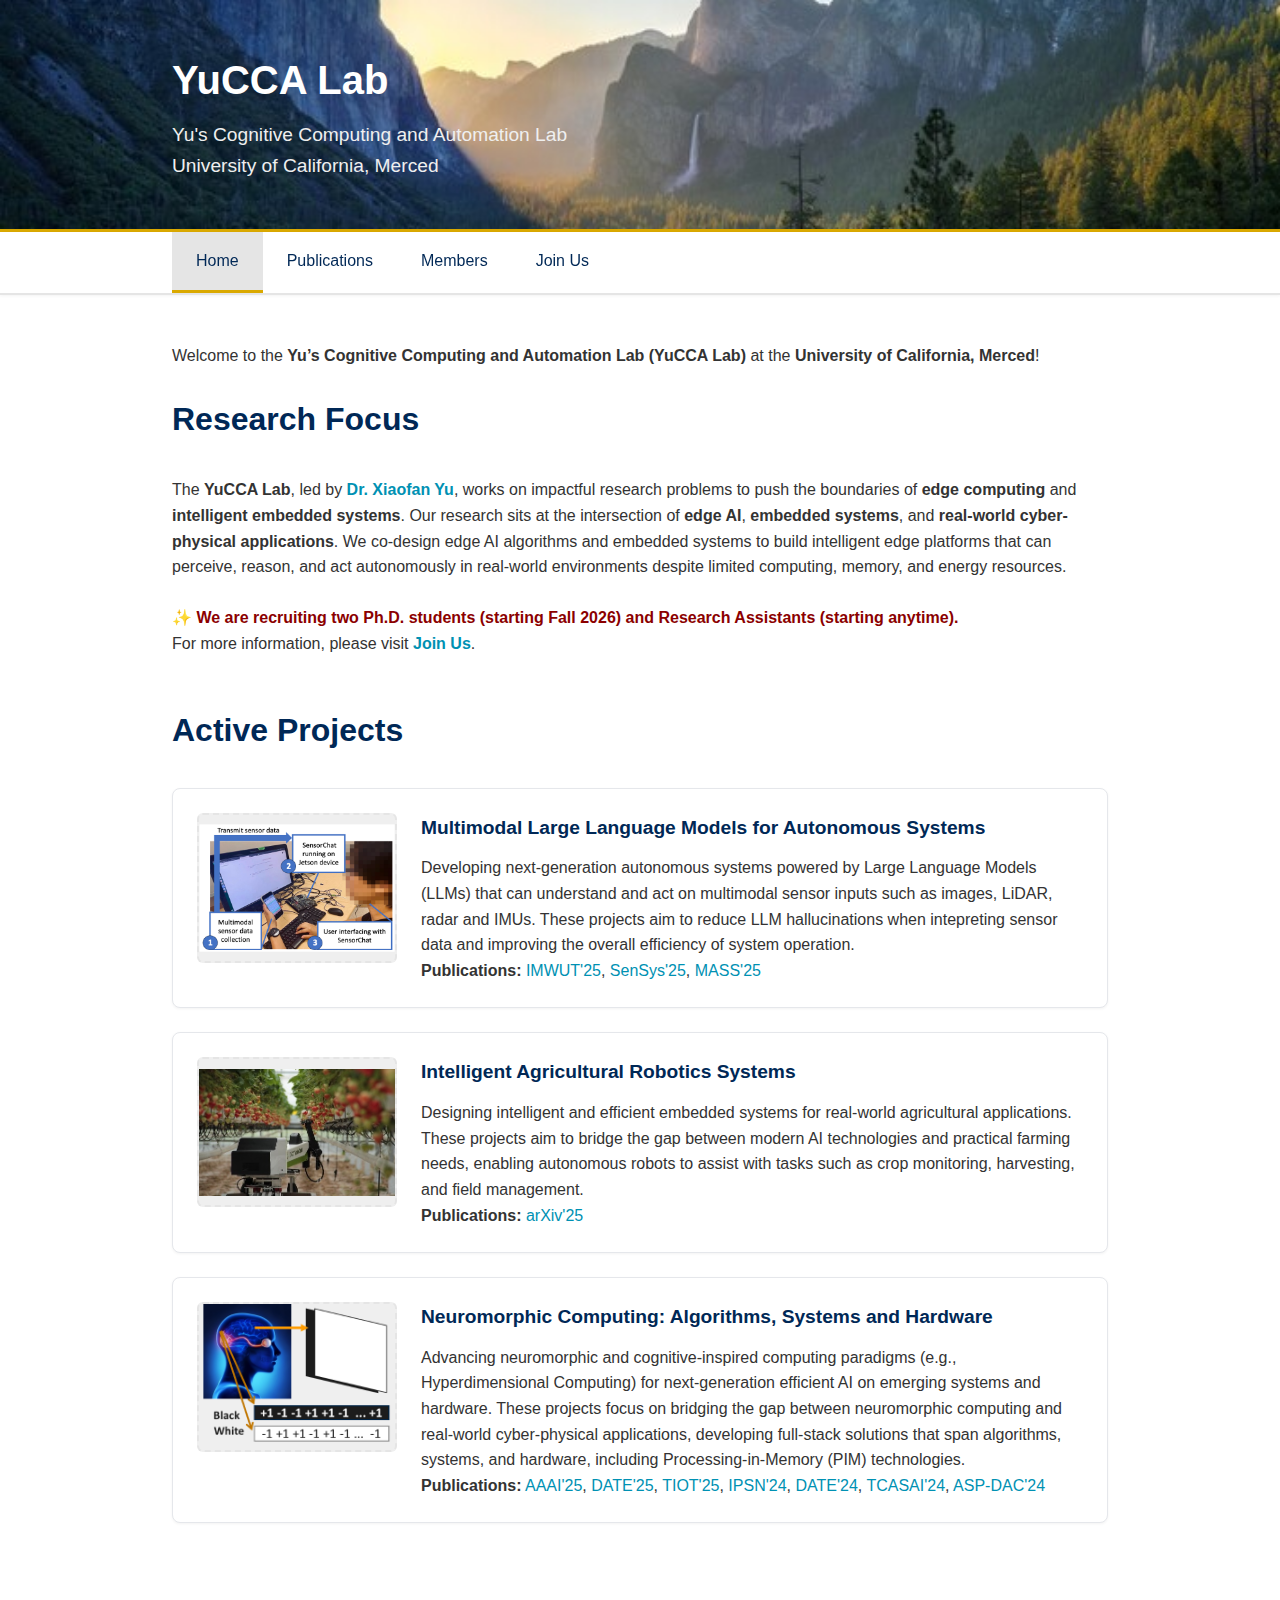
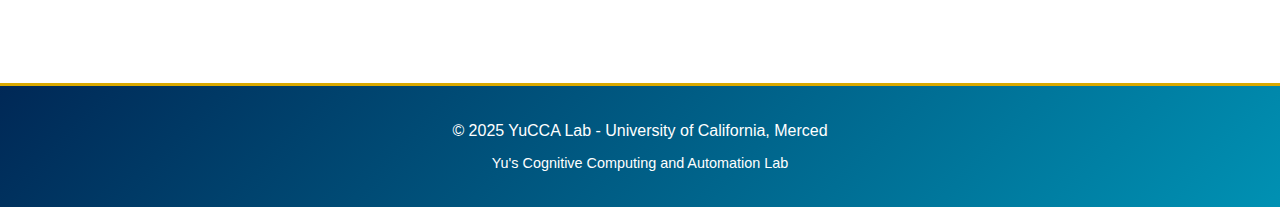
<file: index.html>
<!DOCTYPE html>
<html lang="en">
<head>
    <meta charset="UTF-8">
    <meta name="viewport" content="width=device-width, initial-scale=1.0">
    <title>YuCCA Lab - Home</title>
    <link rel="icon" type="image/png" href="figures/yucca_small.png">
    <link rel="stylesheet" href="styles.css">
</head>
<body>
    <header>
        <div class="header-content">
            <h1>YuCCA Lab</h1>
            <p class="subtitle">Yu's Cognitive Computing and Automation Lab</p>
            <p class="subtitle">University of California, Merced</p>
        </div>
    </header>

    <nav>
        <ul>
            <li><a href="index.html" class="active">Home</a></li>
            <li><a href="publications.html">Publications</a></li>
            <li><a href="members.html">Members</a></li>
            <li><a href="join.html">Join Us</a></li>
        </ul>
    </nav>

    <div class="container">
        <div class="section">
            <p>Welcome to the <b>Yu’s Cognitive Computing and Automation Lab (YuCCA Lab)</b> at the <b>University of California, Merced</b>!</p> <br>

            <h2>Research Focus</h2>
            <p>
            The <b>YuCCA Lab</b>, led by <a href="members/xiaofan/index.html"><b>Dr. Xiaofan Yu</b></a>, works on impactful research problems to push the boundaries of <b>edge computing</b> and <b>intelligent embedded systems</b>. 
            Our research sits at the intersection of <b>edge AI</b>, <b>embedded systems</b>, and <b>real-world cyber-physical applications</b>. 
            We co-design edge AI algorithms and embedded systems to build intelligent edge platforms that can perceive, reason, and act autonomously in real-world environments despite limited computing, memory, and energy resources.
            </p>

            <br>

            <p>
            <b style="color: darkred;">✨ We are recruiting two Ph.D. students (starting Fall 2026) and Research Assistants (starting anytime).</b><br>
            For more information, please visit <a href="join.html"><b>Join Us</b></a>.
            </p>
        </div>

        <div class="section">
            <h2>Active Projects</h2>
            
            <div class="project-card">
                <div class="project-img">
                    <img src="figures/sensorchat.png" alt="Project Image">
                </div>
                <div class="project-content">
                    <h4>Multimodal Large Language Models for Autonomous Systems</h4>
                    <p>Developing next-generation autonomous systems powered by Large Language Models (LLMs) that can understand and act on multimodal sensor inputs such as images, LiDAR, radar and IMUs. These projects aim to reduce LLM hallucinations when intepreting sensor data and improving the overall efficiency of system operation. </p>
                    <p><b>Publications:</b> <a href="https://dl.acm.org/doi/10.1145/3749496">IMWUT'25</a>, <a href="https://dl.acm.org/doi/abs/10.1145/3715014.3722074">SenSys'25</a>, <a href="https://arxiv.org/abs/2507.13737">MASS'25</a> </p>
                </div>
            </div>

            <div class="project-card">
                <div class="project-img">
                    <img src="figures/agriculture.jpg" alt="Project Image">
                </div>
                <div class="project-content">
                    <h4>Intelligent Agricultural Robotics Systems</h4>
                    <p>Designing intelligent and efficient embedded systems for real-world agricultural applications. These projects aim to bridge the gap between modern AI technologies and practical farming needs, enabling autonomous robots to assist with tasks such as crop monitoring, harvesting, and field management.</p>
                    <p><b>Publications:</b> <a href="https://www.arxiv.org/abs/2509.21523">arXiv'25</a> </p>
                </div>
            </div>

            <div class="project-card">
                <div class="project-img">
                    <img src="figures/hdc.png" alt="Project Image">
                </div>
                <div class="project-content">
                    <h4>Neuromorphic Computing: Algorithms, Systems and Hardware</h4>
                    <p>Advancing neuromorphic and cognitive-inspired computing paradigms (e.g., Hyperdimensional Computing) for next-generation efficient AI on emerging systems and hardware. These projects focus on bridging the gap between neuromorphic computing and real-world cyber-physical applications, developing full-stack solutions that span algorithms, systems, and hardware, including Processing-in-Memory (PIM) technologies.</p>
                    <p><b>Publications:</b> <a href="https://ojs.aaai.org/index.php/AAAI/article/view/34442">AAAI'25</a>, <a href="https://ieeexplore.ieee.org/abstract/document/10992697?casa_token=ZEC9xwfe2fcAAAAA:ZpEs0njhaYUh7kOhhqFJHCMGEHsd_8_K-xoqjYDZIpPkpQa-cmSoquv26tqvhfOvwc18dgg0">DATE'25</a>, <a href="https://dl.acm.org/doi/full/10.1145/3724129">TIOT'25</a>, <a href="https://ieeexplore.ieee.org/abstract/document/10577411?casa_token=AxUihDrlA3AAAAAA:HsHMvzIFFWKwoQboW23jyvM51Z4YvC_aApypKfVX9ee8_eJQ6Q-XqA15hgOOzq2RWikha5gZ">IPSN'24</a>, <a href="https://ieeexplore.ieee.org/abstract/document/10546794?casa_token=uDqE-SUAPDUAAAAA:gM9Soa7e8n07HDFnrHJ2kikJbrlqb892z3UWD25gYZ8G0QSCdkgOeOpm2CduaaXhG2eU5DHj">DATE'24</a>, <a href="https://ieeexplore.ieee.org/abstract/document/10720539?casa_token=-il9PasaHYoAAAAA:VWNFjP-aYCu4dnZLgiJEiCGIHmOHjf25fXGHwsjygQLyXyabMjbdcs4c-S3LtiqNf1FB9nKu">TCASAI'24</a>, <a href="https://ieeexplore.ieee.org/abstract/document/10473878?casa_token=vk0FqnZXCYYAAAAA:WLHek5Byt45FqYm0W_jL-fJAdp6IKFgw3L9yrfMFjDsfrh-7gr4P7XYOO_H_lwf674sFBRA8">ASP-DAC'24</a>  </p>
                </div>
            </div>
        </div>

        <!--<div class="section">
            <h2>News</h2>
            <div class="news-item">
                <p class="placeholder">News items will be added here as they become available.</p>
            </div>
        </div>

        <div class="section">
            <h2>Funding</h2>
            <div class="funding-item">
                <p class="placeholder">Funding information will be added here in the future.</p>
            </div>
        </div>-->
    </div>

    <footer>
        <p>&copy; 2025 YuCCA Lab - University of California, Merced</p>
        <p style="margin-top: 0.5rem; font-size: 0.9rem;">Yu's Cognitive Computing and Automation Lab</p>
    </footer>

    <script>
        // Rotate header background images
        let headerImages = [];
        let currentImageIndex = 0;

        // Load images list from JSON file
        async function loadHeaderImages() {
            try {
                const response = await fetch('figures/images.json');
                if (!response.ok) {
                    throw new Error('Could not load images.json');
                }
                const imageList = await response.json();
                // Prepend the figures folder path to each image
                headerImages = imageList.map(img => `figures/${img}`);

                // Initialize background rotation
                if (headerImages.length > 0) {
                    initializeHeaderBackground();
                }
            } catch (error) {
                console.error('Error loading header images:', error);
            }
        }

        function rotateHeaderBackground() {
            const header = document.querySelector('header');
            if (header && headerImages.length > 0) {
                currentImageIndex = (currentImageIndex + 1) % headerImages.length;
                header.style.setProperty('--header-bg-image', `url('${headerImages[currentImageIndex]}')`);
            }
        }

        function initializeHeaderBackground() {
            const header = document.querySelector('header');
            if (header && headerImages.length > 0) {
                // Create a style element to add CSS variable support
                const style = document.createElement('style');
                style.textContent = `
                    header::before {
                        background-image: var(--header-bg-image, url('${headerImages[0]}'));
                    }
                `;
                document.head.appendChild(style);
                header.style.setProperty('--header-bg-image', `url('${headerImages[0]}')`);

                // Start rotation if there are multiple images
                if (headerImages.length > 1) {
                    // Rotate background every 1 minute (60000 milliseconds)
                    setInterval(rotateHeaderBackground, 60000);
                }
            }
        }

        // Load images when page loads
        window.addEventListener('load', loadHeaderImages);
    </script>
</body>
</html>
</file>
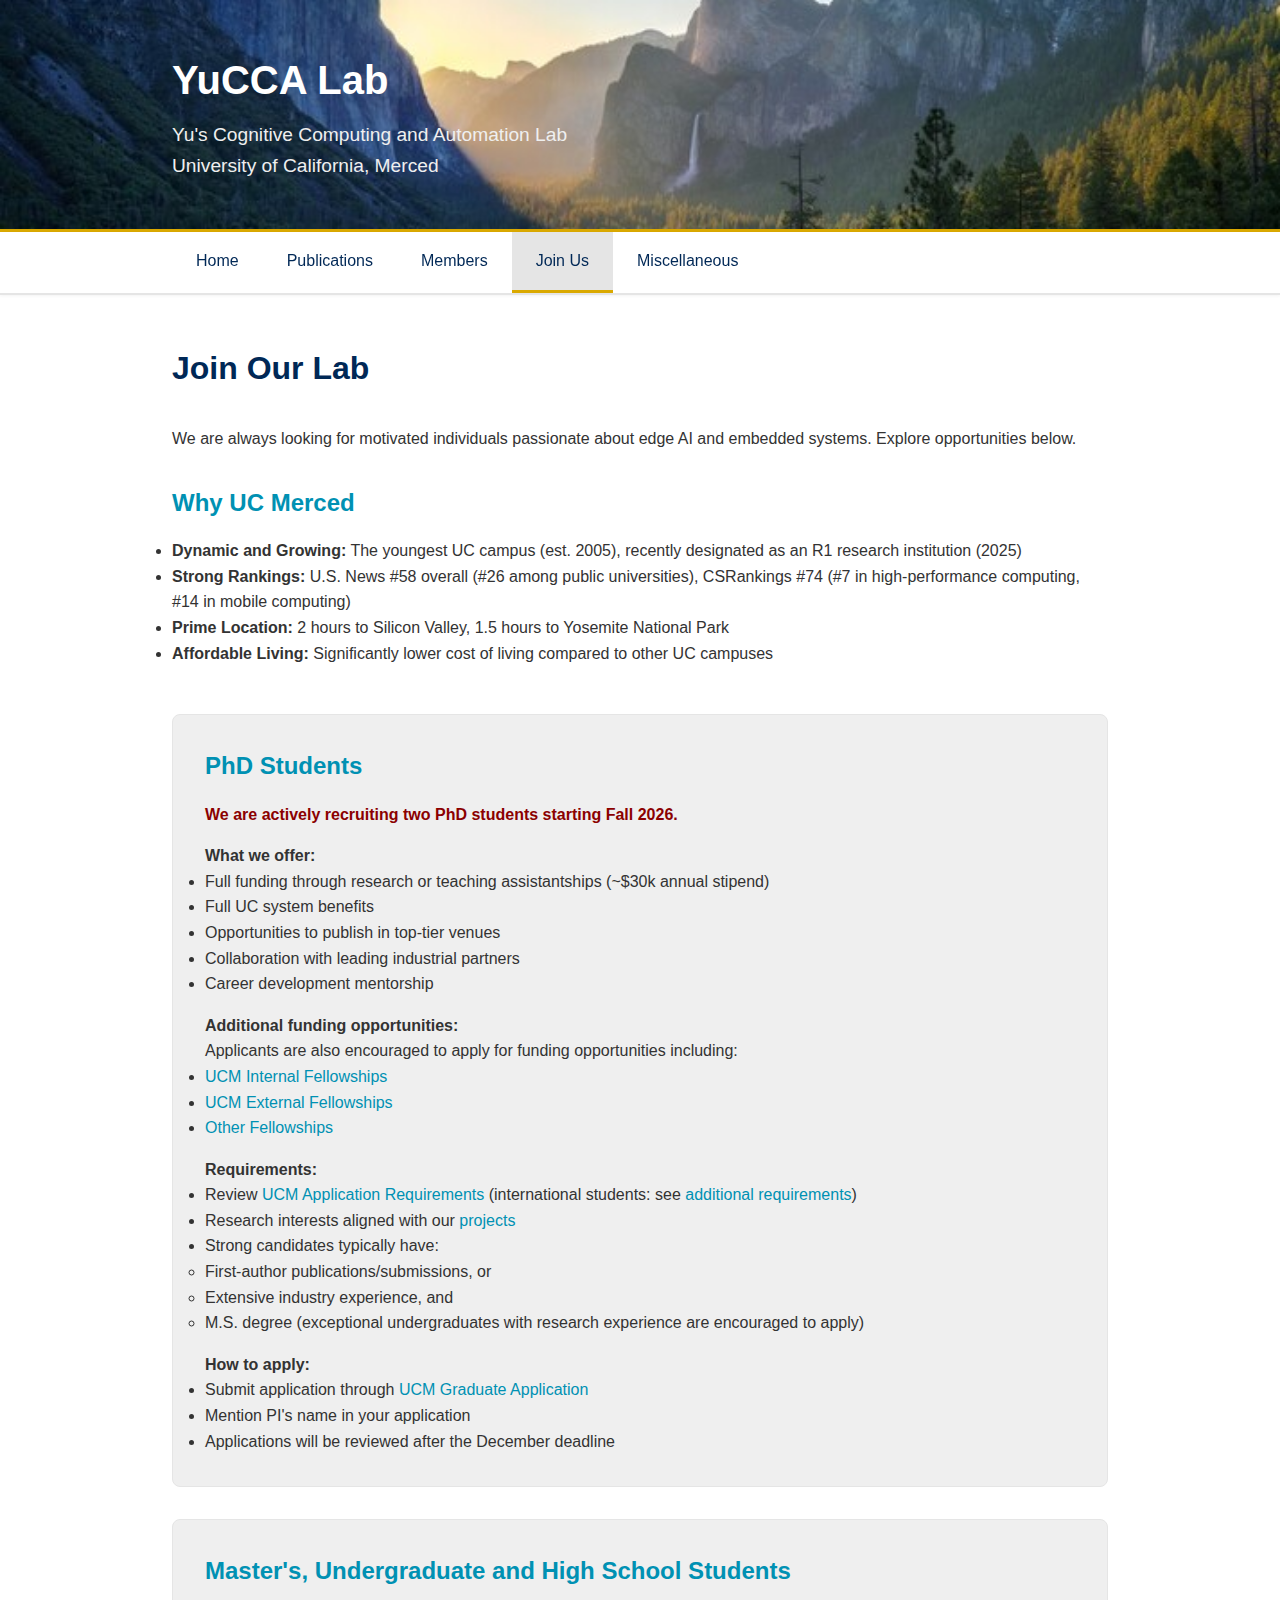
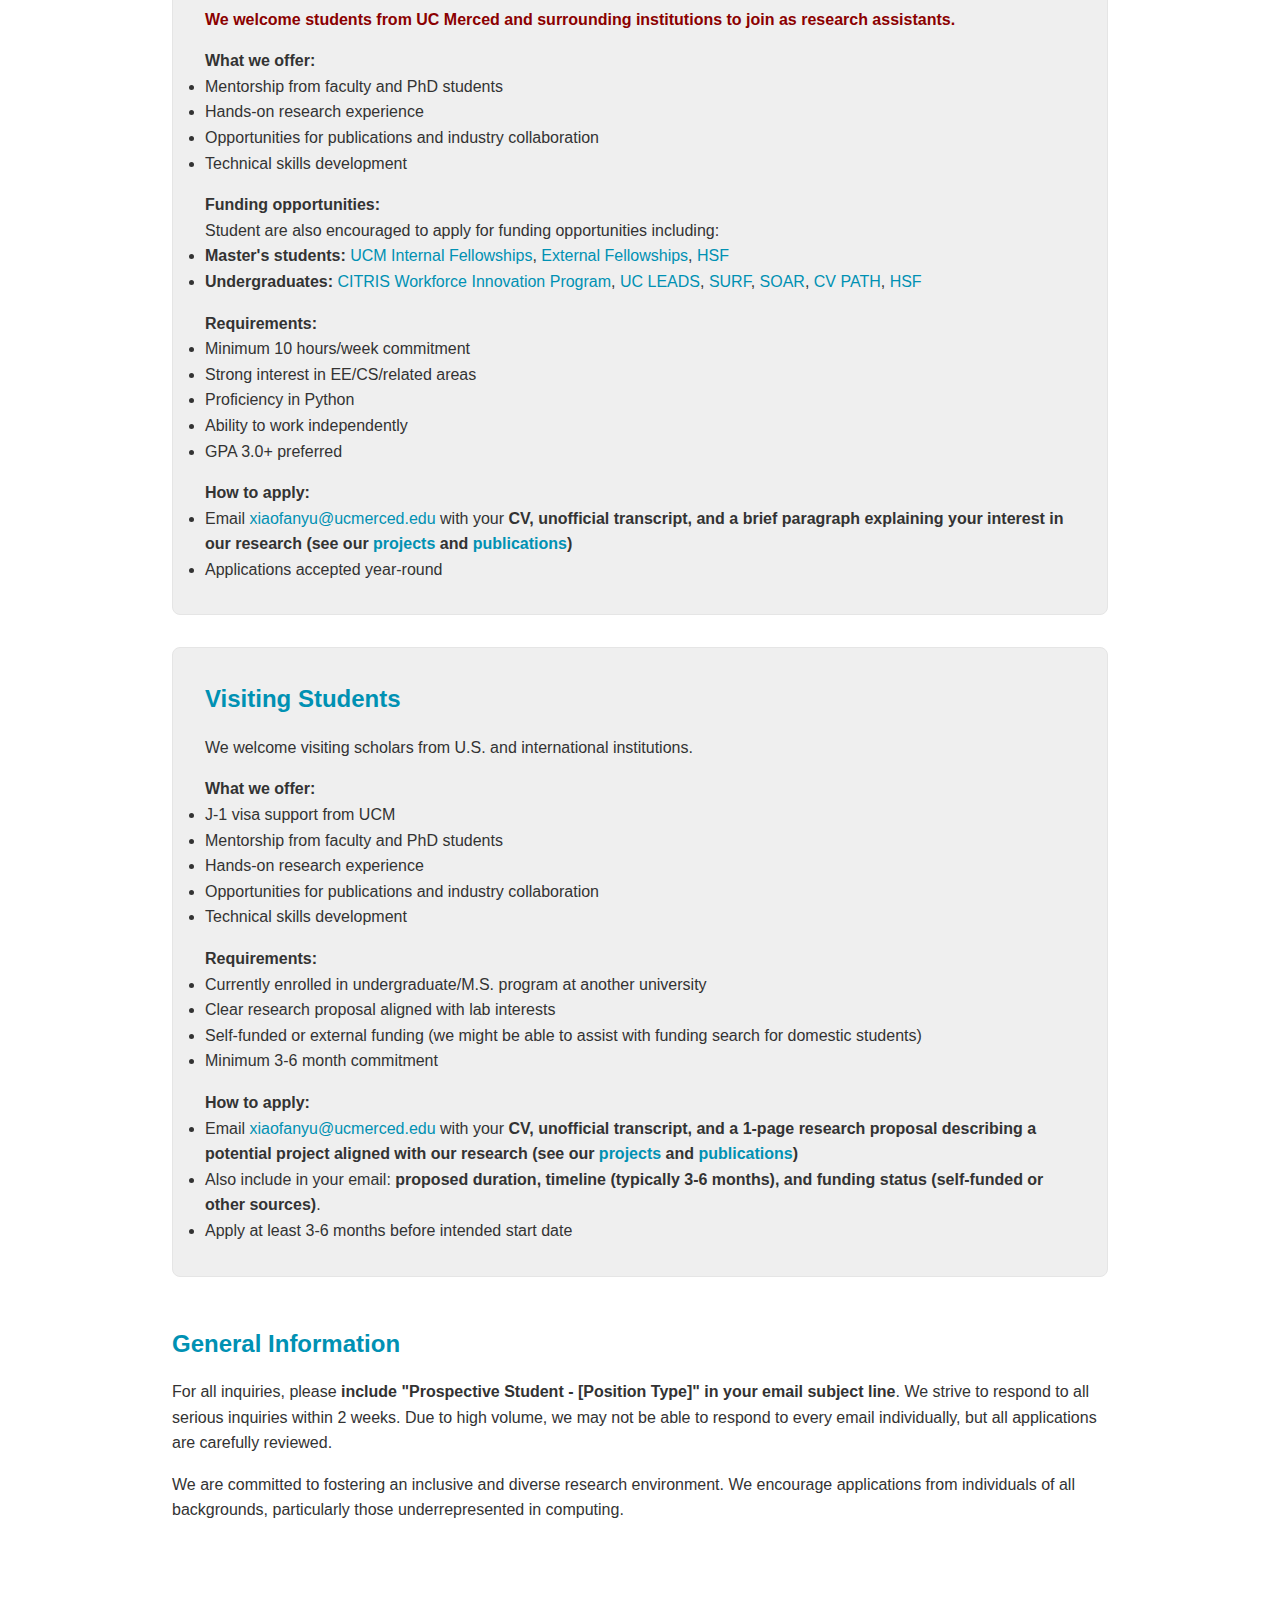
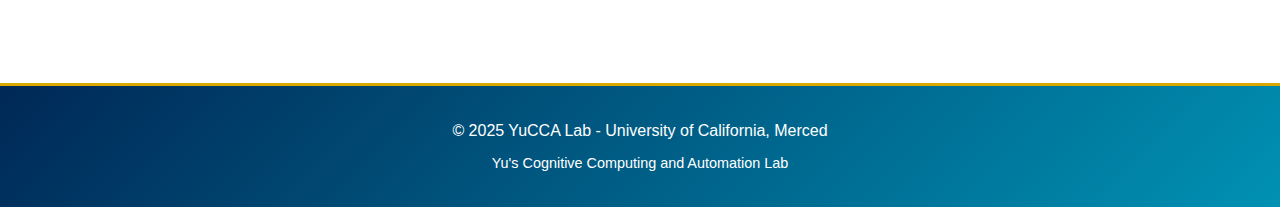
<file: join.html>
<!DOCTYPE html>
<html lang="en">
<head>
    <meta charset="UTF-8">
    <meta name="viewport" content="width=device-width, initial-scale=1.0">
    <title>YuCCA Lab - Join Us</title>
    <link rel="icon" type="image/png" href="figures/yucca_small.png">
    <link rel="stylesheet" href="styles.css">
</head>
<body>
    <header>
        <div class="header-content">
            <h1>YuCCA Lab</h1>
            <p class="subtitle">Yu's Cognitive Computing and Automation Lab</p>
            <p class="subtitle">University of California, Merced</p>
        </div>
    </header>

    <nav>
        <ul>
            <li><a href="index.html">Home</a></li>
            <li><a href="publications.html">Publications</a></li>
            <li><a href="members.html">Members</a></li>
            <li><a href="join.html" class="active">Join Us</a></li>
            <li><a href="miscellaneous.html">Miscellaneous</a></li>
        </ul>
    </nav>

    <div class="container">
        <h2>Join Our Lab</h2>
        <p style="margin-bottom: 2rem;">We are always looking for motivated individuals passionate about edge AI and embedded systems. Explore opportunities below.</p>

        <div class="section">
            <h3>Why UC Merced</h3>
            <ul>
                <li><strong>Dynamic and Growing:</strong> The youngest UC campus (est. 2005), recently designated as an R1 research institution (2025)</li>
                <li><strong>Strong Rankings:</strong> U.S. News #58 overall (#26 among public universities), CSRankings #74 (#7 in high-performance computing, #14 in mobile computing)</li>
                <li><strong>Prime Location:</strong> 2 hours to Silicon Valley, 1.5 hours to Yosemite National Park</li>
                <li><strong>Affordable Living:</strong> Significantly lower cost of living compared to other UC campuses</li>
            </ul>
        </div>

        <div class="opportunity-section">
            <h3>PhD Students</h3>
            <p><b style="color: darkred;">We are actively recruiting two PhD students starting Fall 2026.</b></p>

            <p style="margin-top: 1rem;"><strong>What we offer:</strong></p>
            <ul>
                <li>Full funding through research or teaching assistantships (~$30k annual stipend)</li>
                <li>Full UC system benefits</li>
                <li>Opportunities to publish in top-tier venues</li>
                <li>Collaboration with leading industrial partners</li>
                <li>Career development mentorship</li>
            </ul>

            <p style="margin-top: 1rem;"><strong>Additional funding opportunities:</strong></p> 
            Applicants are also encouraged to apply for funding opportunities including:
            <ul>
                <li><a href="https://graduatedivision.ucmerced.edu/funding/internal">UCM Internal Fellowships</a></li>
                <li><a href="https://graduatedivision.ucmerced.edu/funding/external">UCM External Fellowships</a></li>
                <li><a href="https://graduatedivision.ucmerced.edu/financial-support/external-funding/A-Z_Fellowships_Grants">Other Fellowships</a></li>
            </ul>

            <p style="margin-top: 1rem;"><strong>Requirements:</strong></p>
            <ul>
                <li>Review <a href="https://graduatedivision.ucmerced.edu/admissions/prospective-students/apply-now/requirements">UCM Application Requirements</a> (international students: see <a href="https://graduatedivision.ucmerced.edu/admissions/prospective-students/apply-now/requirements">additional requirements</a>)</li>
                <li>Research interests aligned with our <a href="index.html">projects</a></li>
                <li>Strong candidates typically have:
                    <ul>
                        <li>First-author publications/submissions, or</li>
                        <li>Extensive industry experience, and</li>
                        <li>M.S. degree (exceptional undergraduates with research experience are encouraged to apply)</li>
                    </ul>
                </li>
            </ul>

            <p style="margin-top: 1rem;"><strong>How to apply:</strong></p>
            <ul>
                <li>Submit application through <a href="https://graduatedivision.ucmerced.edu/prospective-students/how-apply">UCM Graduate Application</a></li>
                <li>Mention PI's name in your application</li>
                <li>Applications will be reviewed after the December deadline</li>
            </ul>
        </div>

        <div class="opportunity-section">
            <h3>Master's, Undergraduate and High School Students</h3>
            <p><b style="color: darkred;">We welcome students from UC Merced and surrounding institutions to join as research assistants.</b></p>

            <p style="margin-top: 1rem;"><strong>What we offer:</strong></p>
            <ul>
                <li>Mentorship from faculty and PhD students</li>
                <li>Hands-on research experience</li>
                <li>Opportunities for publications and industry collaboration</li>
                <li>Technical skills development</li>
            </ul>

            <p style="margin-top: 1rem;"><strong>Funding opportunities:</strong></p>
            Student are also encouraged to apply for funding opportunities including:
            <ul>
                <li><strong>Master's students:</strong> <a href="https://graduatedivision.ucmerced.edu/funding/internal">UCM Internal Fellowships</a>, <a href="https://graduatedivision.ucmerced.edu/funding/external">External Fellowships</a>, <a href="https://www.hsf.net/scholarship">HSF</a></li>
                <li><strong>Undergraduates:</strong> <a href="https://citris-uc.org/labs-programs/citris-workforce-innovation/">CITRIS Workforce Innovation Program</a>, <a href="https://uroc.ucmerced.edu/uc-leads">UC LEADS</a>, <a href="https://uroc.ucmerced.edu/surf">SURF</a>, <a href="https://uroc.ucmerced.edu/soar">SOAR</a>, <a href="https://uroc.ucmerced.edu/uroc-opportunities/research/cv-path">CV PATH</a>, <a href="https://www.hsf.net/scholarship">HSF</a></li>
            </ul>

            <p style="margin-top: 1rem;"><strong>Requirements:</strong></p>
            <ul>
                <li>Minimum 10 hours/week commitment</li>
                <li>Strong interest in EE/CS/related areas</li>
                <li>Proficiency in Python</li>
                <li>Ability to work independently</li>
                <li>GPA 3.0+ preferred</li>
            </ul>

            <p style="margin-top: 1rem;"><strong>How to apply:</strong></p>
            <ul>
                <li>Email <a href="mailto:xiaofanyu@ucmerced.edu">xiaofanyu@ucmerced.edu</a>  with your <b>CV, unofficial transcript, and a brief paragraph explaining your interest in our research (see our <a href="index.html">projects</a> and <a href="publications.html">publications</a>)</b></li>
                <li>Applications accepted year-round</li>
            </ul>
        </div>

        <div class="opportunity-section">
            <h3>Visiting Students</h3>
            <p>We welcome visiting scholars from U.S. and international institutions.</p>

            <p style="margin-top: 1rem;"><strong>What we offer:</strong></p>
            <ul>
                <li>J-1 visa support from UCM</li>
                <li>Mentorship from faculty and PhD students</li>
                <li>Hands-on research experience</li>
                <li>Opportunities for publications and industry collaboration</li>
                <li>Technical skills development</li>
            </ul>

            <p style="margin-top: 1rem;"><strong>Requirements:</strong></p>
            <ul>
                <li>Currently enrolled in undergraduate/M.S. program at another university</li>
                <li>Clear research proposal aligned with lab interests</li>
                <li>Self-funded or external funding (we might be able to assist with funding search for domestic students)</li>
                <li>Minimum 3-6 month commitment</li>
            </ul>

            <p style="margin-top: 1rem;"><strong>How to apply:</strong></p>
            <ul>
                <li>
                Email <a href="mailto:xiaofanyu@ucmerced.edu">xiaofanyu@ucmerced.edu</a> with your <b>CV, unofficial transcript, and a 1-page research proposal describing a potential project aligned with our research (see our <a href="index.html">projects</a> and <a href="publications.html">publications</a>) </b>
                </li>
                <li>Also include in your email: <b>proposed duration, timeline (typically 3-6 months), and funding status (self-funded or other sources)</b>.</li>
                <li>Apply at least 3-6 months before intended start date</li>
            </ul>
        </div>

        <div class="section" style="margin-top: 3rem;">
            <h3>General Information</h3>
            <p>For all inquiries, please <b>include "Prospective Student - [Position Type]" in your email subject line</b>. We strive to respond to all serious inquiries within 2 weeks. Due to high volume, we may not be able to respond to every email individually, but all applications are carefully reviewed.</p>
            <p style="margin-top: 1rem;">We are committed to fostering an inclusive and diverse research environment. We encourage applications from individuals of all backgrounds, particularly those underrepresented in computing.</p>
        </div>
    </div>

    <footer>
        <p>&copy; 2025 YuCCA Lab - University of California, Merced</p>
        <p style="margin-top: 0.5rem; font-size: 0.9rem;">Yu's Cognitive Computing and Automation Lab</p>
    </footer>

    <script>
        // Rotate header background images
        let headerImages = [];
        let currentImageIndex = 0;

        // Load images list from JSON file
        async function loadHeaderImages() {
            try {
                const response = await fetch('figures/images.json');
                if (!response.ok) {
                    throw new Error('Could not load images.json');
                }
                const imageList = await response.json();
                // Prepend the figures folder path to each image
                headerImages = imageList.map(img => `figures/${img}`);

                // Initialize background rotation
                if (headerImages.length > 0) {
                    initializeHeaderBackground();
                }
            } catch (error) {
                console.error('Error loading header images:', error);
            }
        }

        function rotateHeaderBackground() {
            const header = document.querySelector('header');
            if (header && headerImages.length > 0) {
                currentImageIndex = (currentImageIndex + 1) % headerImages.length;
                header.style.setProperty('--header-bg-image', `url('${headerImages[currentImageIndex]}')`);
            }
        }

        function initializeHeaderBackground() {
            const header = document.querySelector('header');
            if (header && headerImages.length > 0) {
                // Create a style element to add CSS variable support
                const style = document.createElement('style');
                style.textContent = `
                    header::before {
                        background-image: var(--header-bg-image, url('${headerImages[0]}'));
                    }
                `;
                document.head.appendChild(style);
                header.style.setProperty('--header-bg-image', `url('${headerImages[0]}')`);

                // Start rotation if there are multiple images
                if (headerImages.length > 1) {
                    // Rotate background every 1 minute (60000 milliseconds)
                    setInterval(rotateHeaderBackground, 60000);
                }
            }
        }

        // Load images when page loads
        window.addEventListener('load', loadHeaderImages);
    </script>
</body>
</html>
</file>
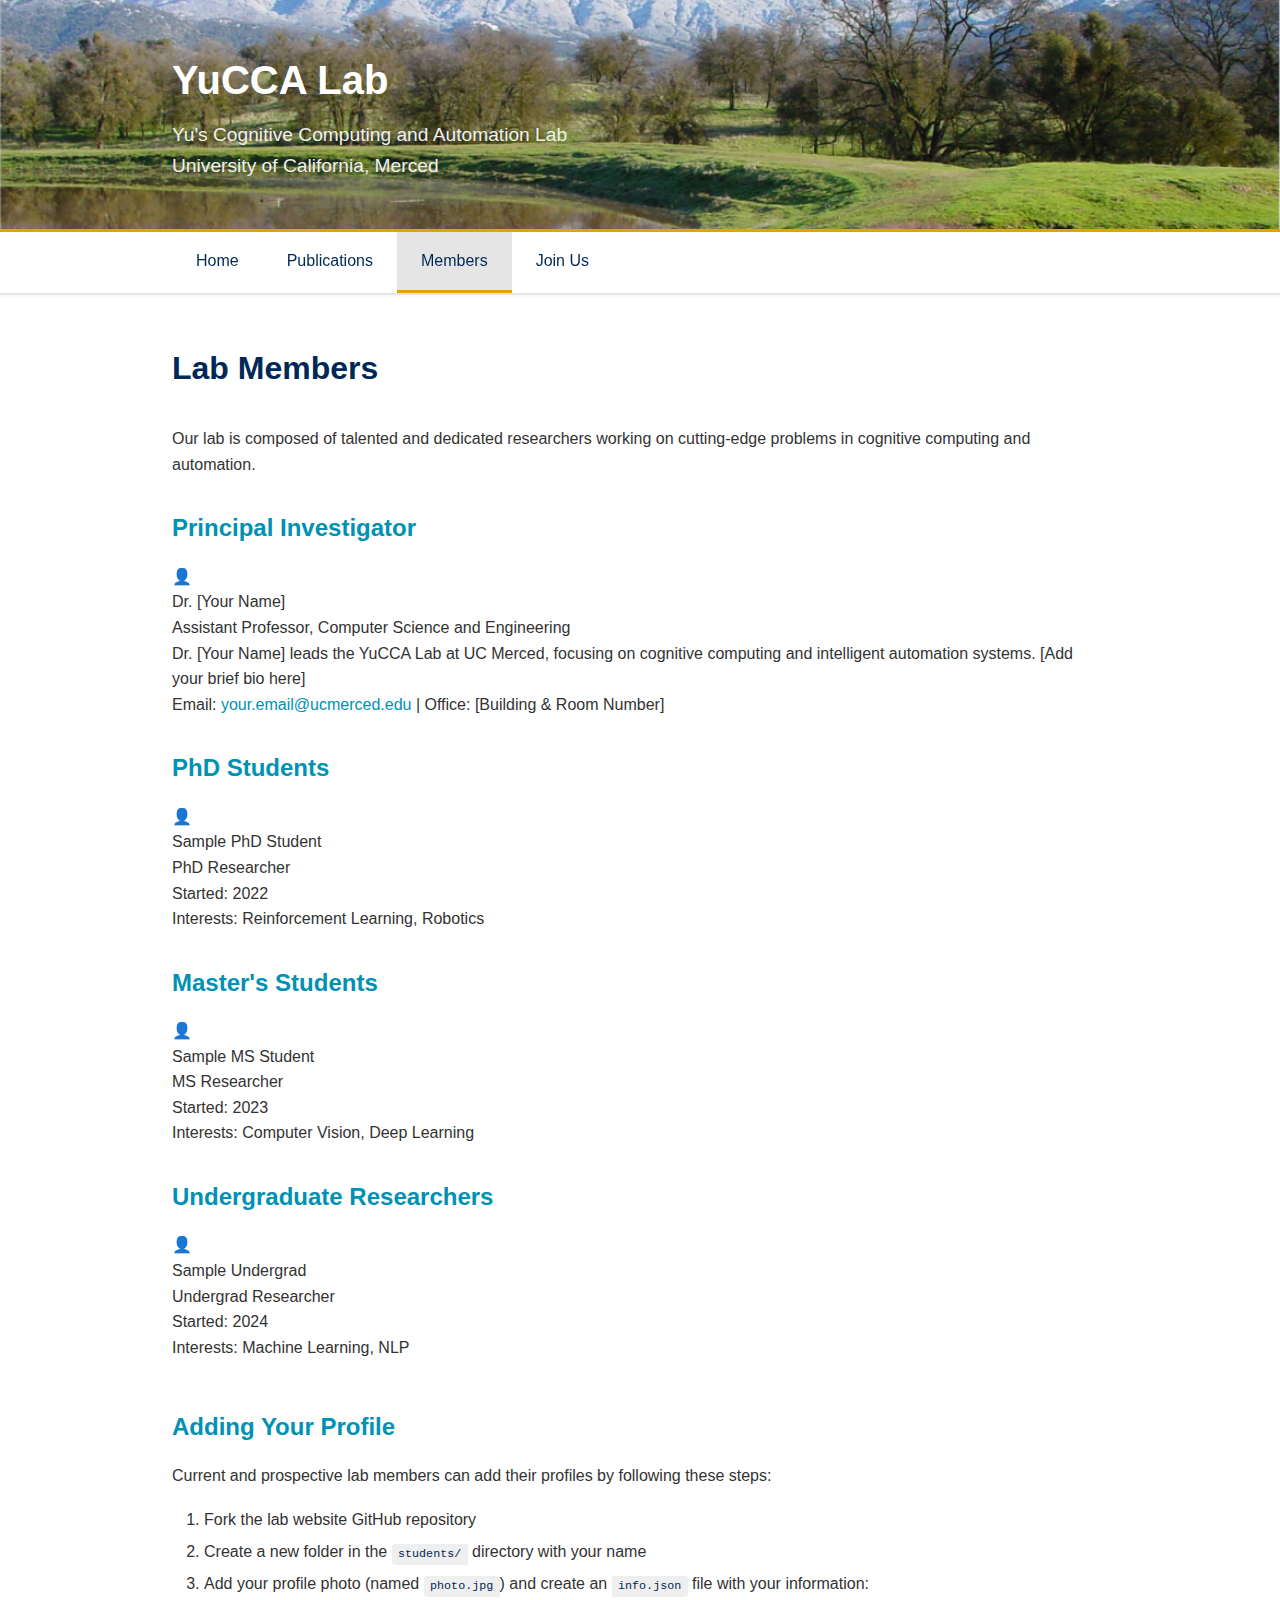
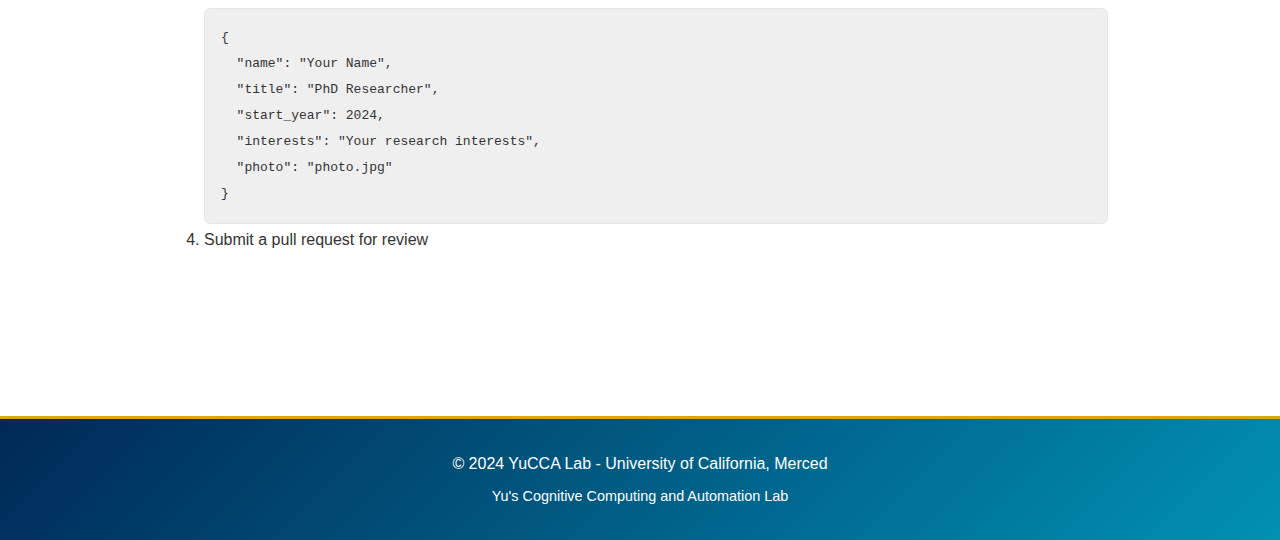
<file: members.html>
<!DOCTYPE html>
<html lang="en">
<head>
    <meta charset="UTF-8">
    <meta name="viewport" content="width=device-width, initial-scale=1.0">
    <title>YuCCA Lab - Students</title>
    <link rel="stylesheet" href="styles.css">
</head>
<body>
    <header>
        <div class="header-content">
            <h1>YuCCA Lab</h1>
            <p class="subtitle">Yu's Cognitive Computing and Automation Lab</p>
            <p class="subtitle">University of California, Merced</p>
        </div>
    </header>

    <nav>
        <ul>
            <li><a href="index.html">Home</a></li>
            <li><a href="publications.html">Publications</a></li>
            <li><a href="members.html" class="active">Members</a></li>
            <li><a href="join.html">Join Us</a></li>
        </ul>
    </nav>

    <div class="container">
        <h2>Lab Members</h2>
        <p style="margin-bottom: 1rem;">Our lab is composed of talented and dedicated researchers working on cutting-edge problems in cognitive computing and automation.</p>
        
        <h3>Principal Investigator</h3>
        <div class="pi-card">
            <div class="pi-img">👤</div>
            <div class="pi-content">
                <div class="pi-name">Dr. [Your Name]</div>
                <div class="pi-title">Assistant Professor, Computer Science and Engineering</div>
                <div class="pi-bio">Dr. [Your Name] leads the YuCCA Lab at UC Merced, focusing on cognitive computing and intelligent automation systems. [Add your brief bio here]</div>
                <div class="pi-contact">
                    Email: <a href="mailto:your.email@ucmerced.edu">your.email@ucmerced.edu</a> | 
                    Office: [Building & Room Number]
                </div>
            </div>
        </div>
        
        <h3>PhD Students</h3>
        <div class="students-grid">
            <div class="student-card">
                <div class="student-img">👤</div>
                <div class="student-name">Sample PhD Student</div>
                <div class="student-title">PhD Researcher</div>
                <div class="student-year">Started: 2022</div>
                <div class="student-interests">Interests: Reinforcement Learning, Robotics</div>
            </div>
        </div>

        <h3>Master's Students</h3>
        <div class="students-grid">
            <div class="student-card">
                <div class="student-img">👤</div>
                <div class="student-name">Sample MS Student</div>
                <div class="student-title">MS Researcher</div>
                <div class="student-year">Started: 2023</div>
                <div class="student-interests">Interests: Computer Vision, Deep Learning</div>
            </div>
        </div>

        <h3>Undergraduate Researchers</h3>
        <div class="students-grid">
            <div class="student-card">
                <div class="student-img">👤</div>
                <div class="student-name">Sample Undergrad</div>
                <div class="student-title">Undergrad Researcher</div>
                <div class="student-year">Started: 2024</div>
                <div class="student-interests">Interests: Machine Learning, NLP</div>
            </div>
        </div>

        <div class="section" style="margin-top: 3rem;">
            <h3>Adding Your Profile</h3>
            <p>Current and prospective lab members can add their profiles by following these steps:</p>
            <ol>
                <li>Fork the lab website GitHub repository</li>
                <li>Create a new folder in the <code>students/</code> directory with your name</li>
                <li>Add your profile photo (named <code>photo.jpg</code>) and create an <code>info.json</code> file with your information:
                    <pre>{
  "name": "Your Name",
  "title": "PhD Researcher",
  "start_year": 2024,
  "interests": "Your research interests",
  "photo": "photo.jpg"
}</pre>
                </li>
                <li>Submit a pull request for review</li>
            </ol>
        </div>
    </div>

    <footer>
        <p>&copy; 2024 YuCCA Lab - University of California, Merced</p>
        <p style="margin-top: 0.5rem; font-size: 0.9rem;">Yu's Cognitive Computing and Automation Lab</p>
    </footer>

    <script>
        // Rotate header background images
        const headerImages = [
            'figures/sciconsnowydamcropped.png',
            'figures/yosemite.jpg'
        ];
        let currentImageIndex = 0;

        function rotateHeaderBackground() {
            const header = document.querySelector('header');
            if (header) {
                currentImageIndex = (currentImageIndex + 1) % headerImages.length;
                header.style.setProperty('--header-bg-image', `url('${headerImages[currentImageIndex]}')`);
            }
        }

        // Set initial background image
        window.addEventListener('load', function() {
            const header = document.querySelector('header');
            if (header) {
                // Create a style element to add CSS variable support
                const style = document.createElement('style');
                style.textContent = `
                    header::before {
                        background-image: var(--header-bg-image, url('${headerImages[0]}'));
                    }
                `;
                document.head.appendChild(style);
                header.style.setProperty('--header-bg-image', `url('${headerImages[0]}')`);
            }
        });

        // Rotate background every 2 minutes (120000 milliseconds)
        setInterval(rotateHeaderBackground, 120000);
    </script>
</body>
</html>
</file>
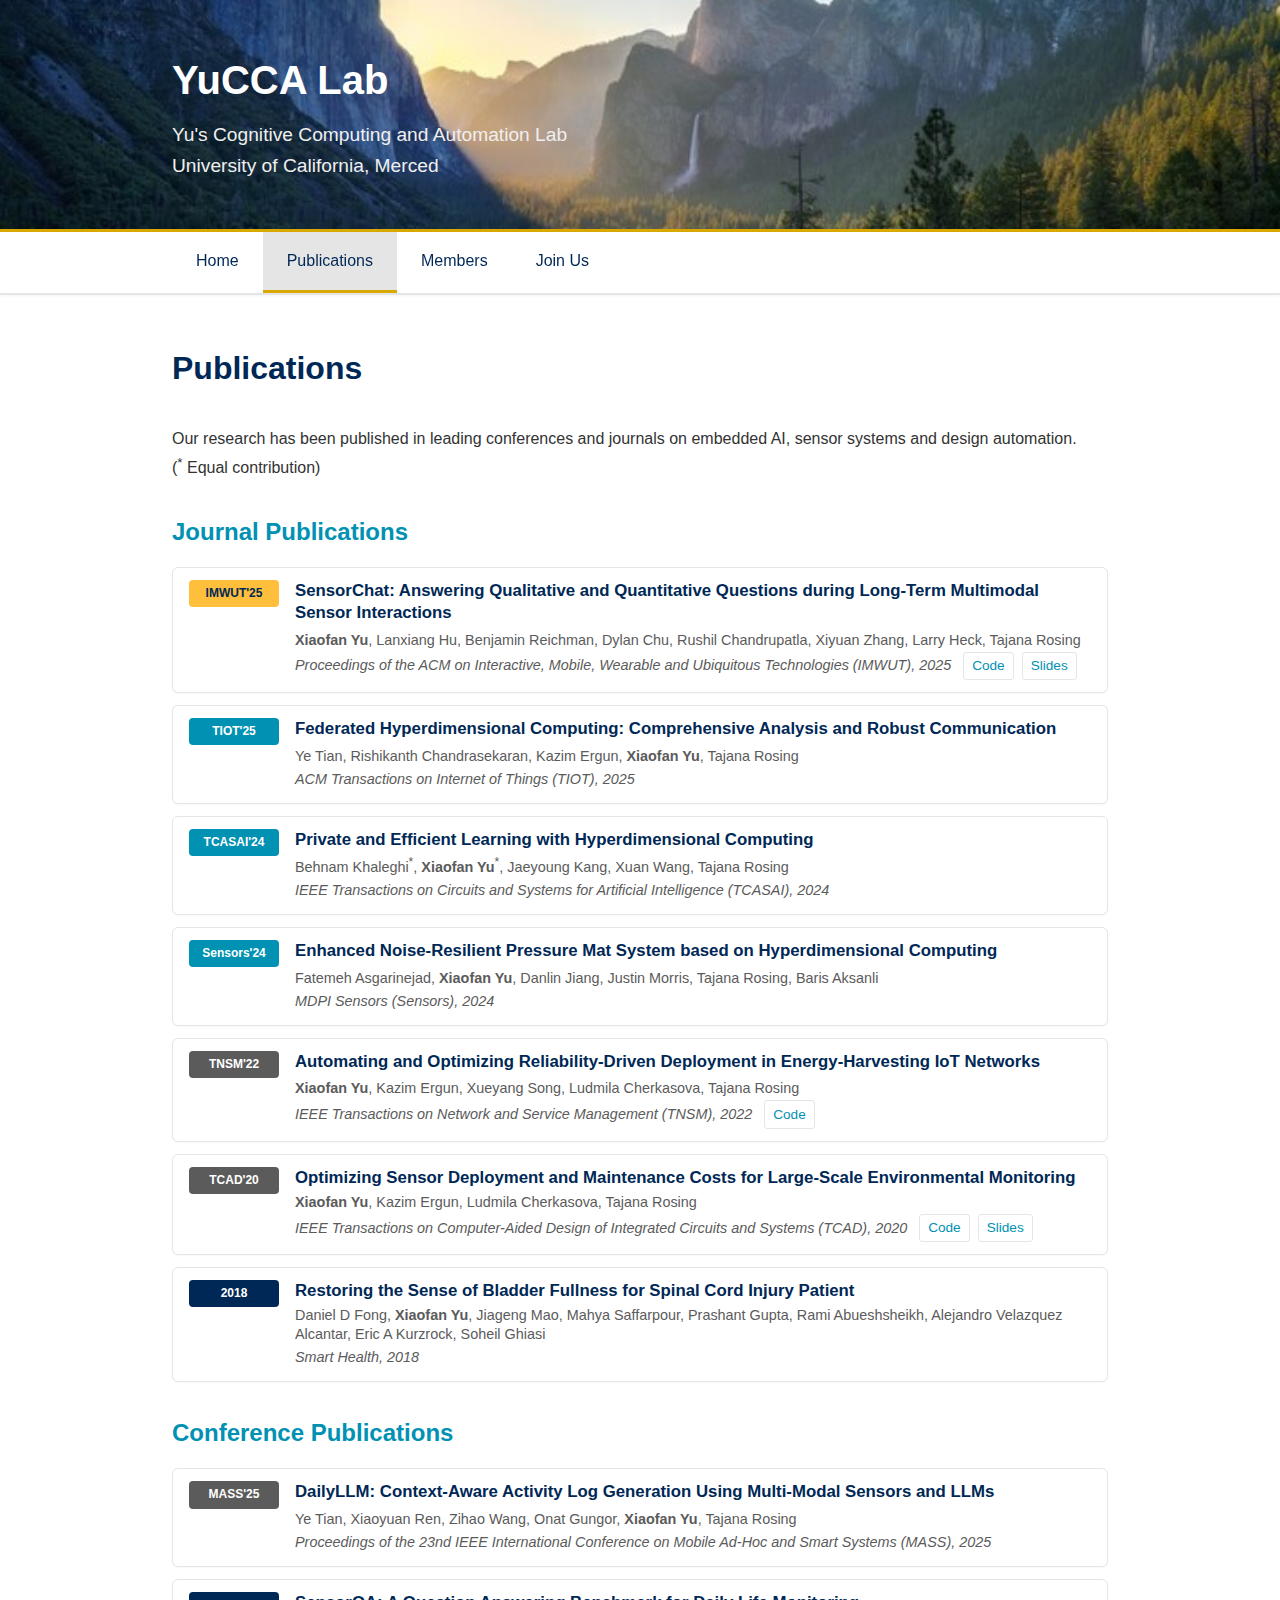
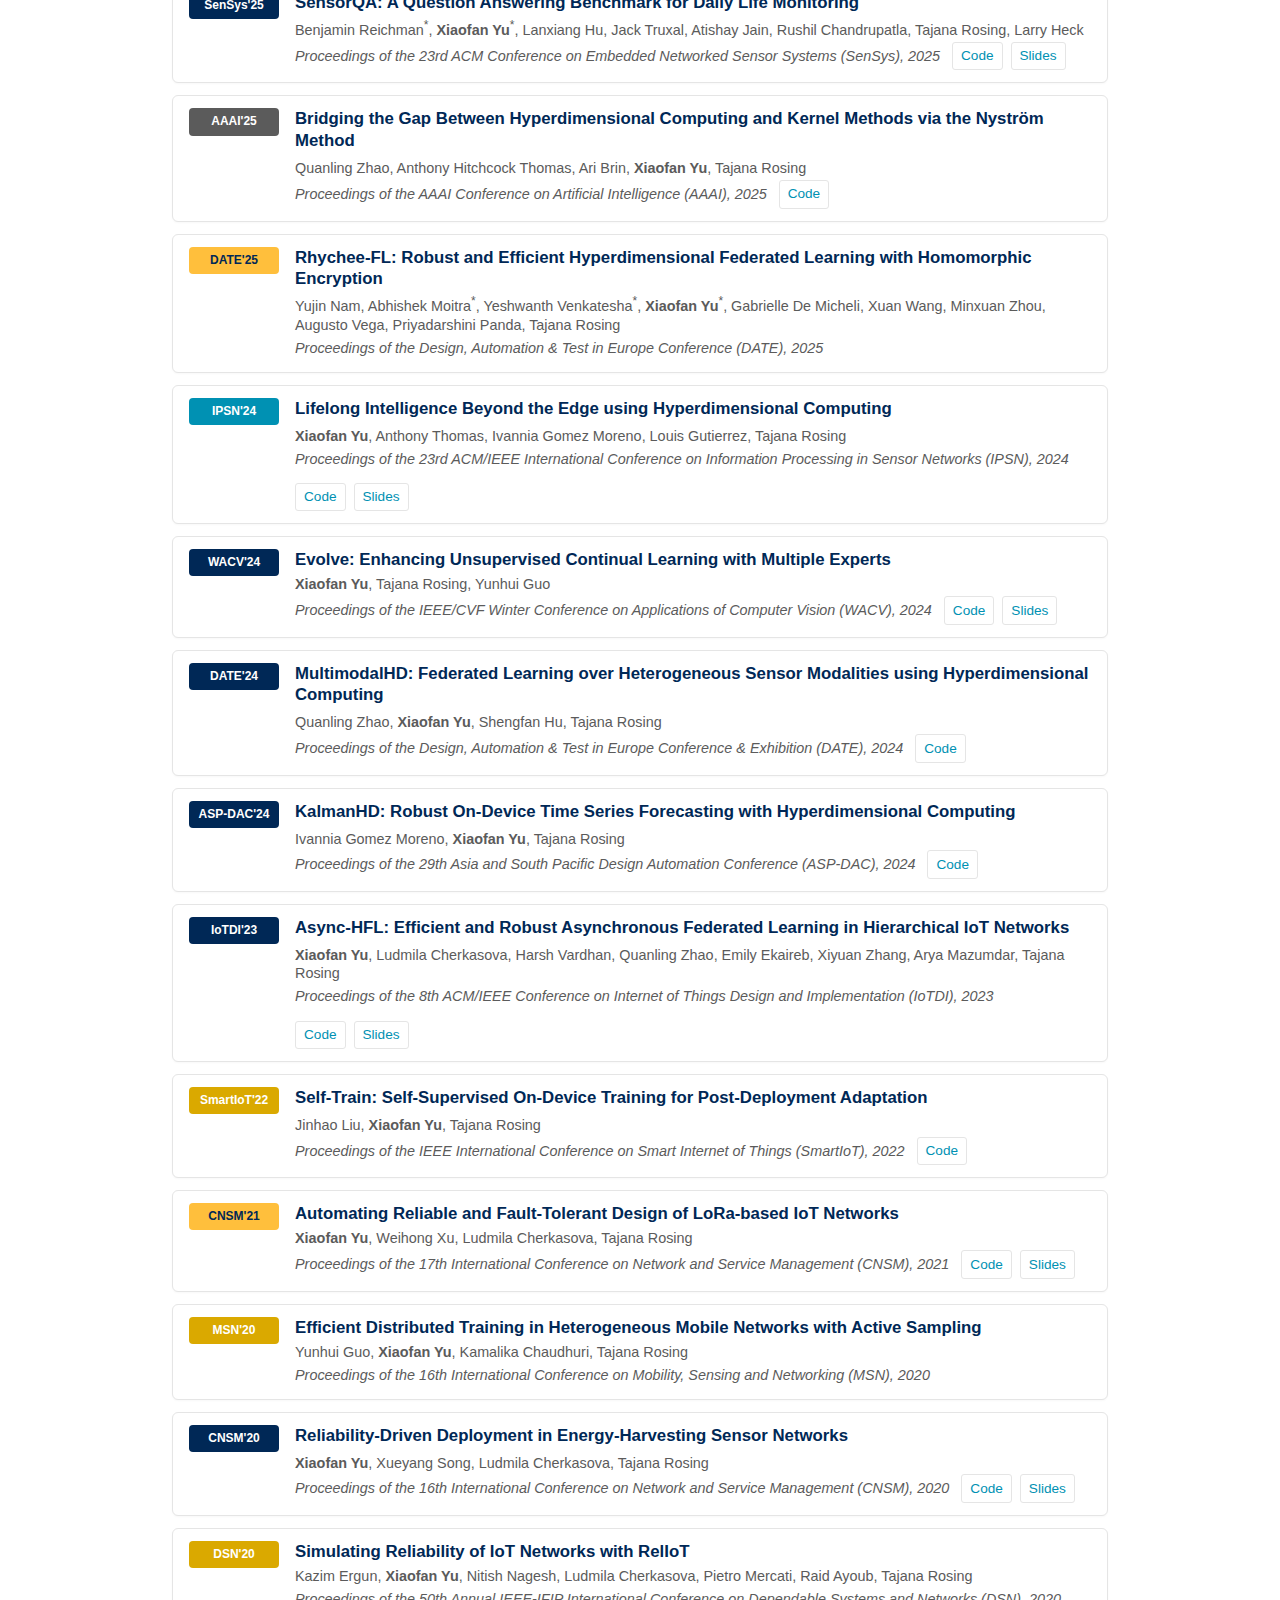
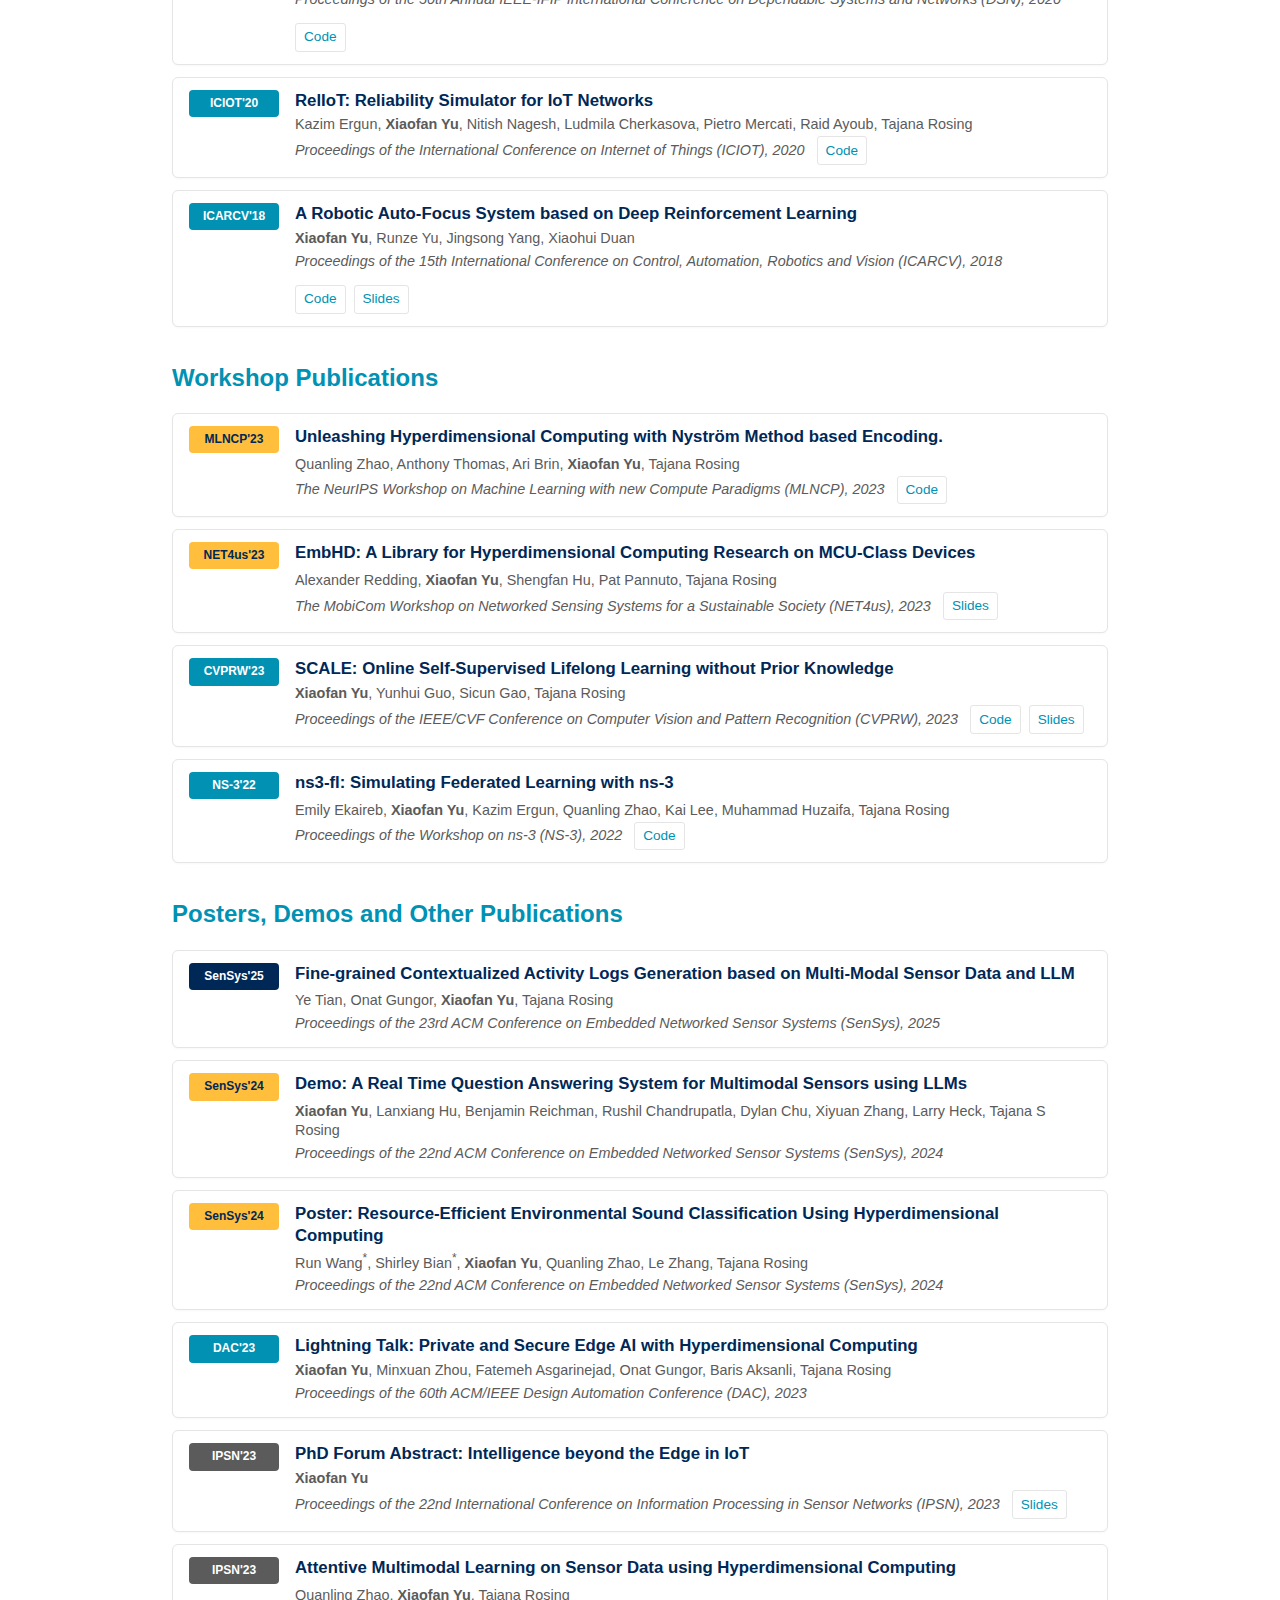
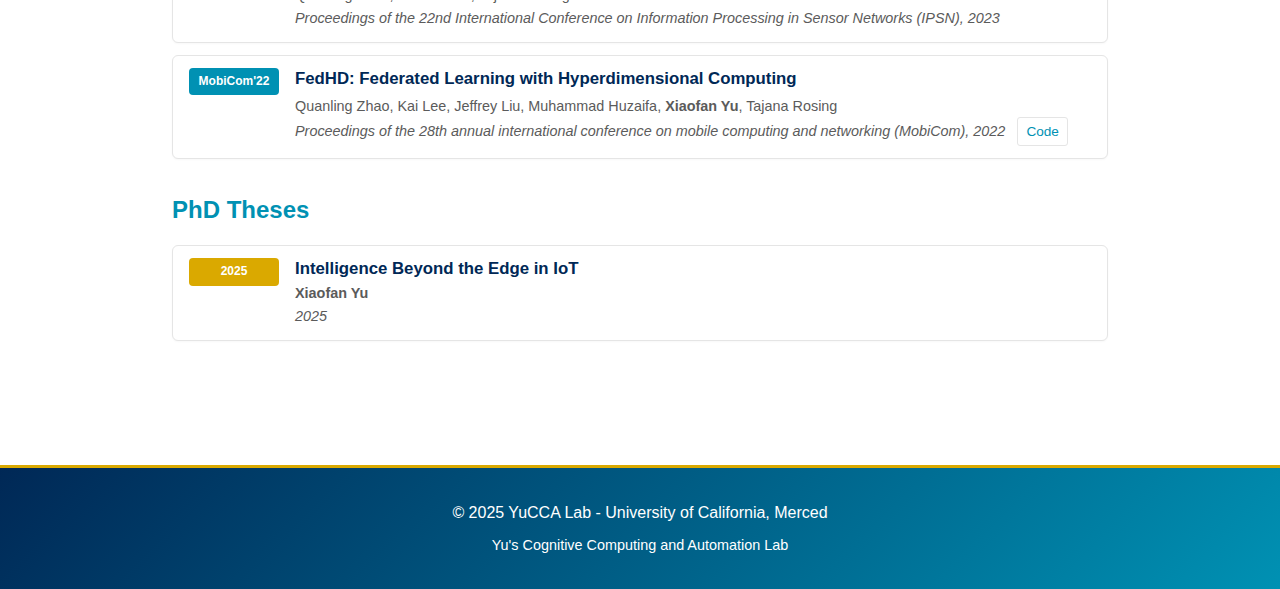
<file: publications.html>
<!DOCTYPE html>
<html lang="en">
<head>
    <meta charset="UTF-8">
    <meta name="viewport" content="width=device-width, initial-scale=1.0">
    <title>YuCCA Lab - Publications</title>
    <link rel="stylesheet" href="styles.css">
</head>
<body>
    <header>
        <div class="header-content">
            <h1>YuCCA Lab</h1>
            <p class="subtitle">Yu's Cognitive Computing and Automation Lab</p>
            <p class="subtitle">University of California, Merced</p>
        </div>
    </header>

    <nav>
        <ul>
            <li><a href="index.html">Home</a></li>
            <li><a href="publications.html" class="active">Publications</a></li>
            <li><a href="members.html">Members</a></li>
            <li><a href="join.html">Join Us</a></li>
        </ul>
    </nav>

    <div class="container">
        <h2>Publications</h2>
        <p>Our research has been published in leading conferences and journals on embedded AI, sensor systems and design automation.</p>
        <p>(<sup>*</sup> Equal contribution)</p>
        
        <div id="publications-list">
            <p class="placeholder" style="margin-bottom: 2rem;">Loading publications from pubs.bib...</p>
        </div>
    </div>

    <footer>
        <p>&copy; 2025 YuCCA Lab - University of California, Merced</p>
        <p style="margin-top: 0.5rem; font-size: 0.9rem;">Yu's Cognitive Computing and Automation Lab</p>
    </footer>

    <script>
        // Clean LaTeX commands and convert to HTML
        function cleanLatex(text) {
            if (!text) return '';

            // Handle nested braces in \textbf{...}
            // Recursively process from innermost to outermost
            let lastText;
            do {
                lastText = text;
                text = text.replace(/\\textbf\{([^{}]*)\}/g, '<strong>$1</strong>');
            } while (text !== lastText);

            // Handle nested braces in \textsuperscript{...}
            do {
                lastText = text;
                text = text.replace(/\\textsuperscript\{([^{}]*)\}/g, '<sup>$1</sup>');
            } while (text !== lastText);

            // Handle LaTeX umlauts: \" for any character (with or without braces)
            text = text.replace(/\{?\\"\{?([a-zA-Z])\}?\}?/g, (match, char) => {
                const umlautMap = {
                    'a': 'ä', 'o': 'ö', 'u': 'ü', 'e': 'ë', 'i': 'ï', 'y': 'ÿ',
                    'A': 'Ä', 'O': 'Ö', 'U': 'Ü', 'E': 'Ë', 'I': 'Ï', 'Y': 'Ÿ'
                };
                return umlautMap[char] || char;
            });

            // Handle other LaTeX commands
            //text = text.replace(/\\textdagger\{\}/g, '†');
            //text = text.replace(/\\textdagger/g, '†');
            // Temp Fix: remove \textdagger
            text = text.replace(/\\textdagger\{\}/g, '');
            text = text.replace(/\\textdagger/g, '');
            text = text.replace(/\\&/g, '&');
            text = text.replace(/\\_/g, '_');
            text = text.replace(/\\%/g, '%');
            text = text.replace(/\\\$/g, '$');
            text = text.replace(/\~\\/g, ' ');
            text = text.replace(/~/g, ' ');

            return text.trim();
        }

        // Simple BibTeX Parser
        function parseBibTeX(bibtex) {
            const entries = [];

            // Split into individual entries
            const entryStrings = bibtex.split(/@\w+\{/).slice(1);

            for (let entryStr of entryStrings) {
                const entry = {};

                // Extract the citation key (first thing before comma)
                const keyMatch = entryStr.match(/^([^,]+),/);
                if (keyMatch) {
                    entry.key = keyMatch[1].trim();
                }

                // Extract each field - need to handle nested braces
                // Match field name, then find matching closing brace
                const fieldRegex = /(\w+)\s*=\s*\{/g;
                let match;

                while ((match = fieldRegex.exec(entryStr)) !== null) {
                    const fieldName = match[1].toLowerCase();
                    const startPos = fieldRegex.lastIndex;

                    // Find the matching closing brace by counting depth
                    let depth = 1;
                    let pos = startPos;

                    while (pos < entryStr.length && depth > 0) {
                        if (entryStr[pos] === '{') {
                            depth++;
                        } else if (entryStr[pos] === '}') {
                            depth--;
                        }
                        pos++;
                    }

                    if (depth === 0) {
                        const fieldValue = entryStr.substring(startPos, pos - 1);
                        entry[fieldName] = cleanLatex(fieldValue);
                    }
                }

                // Only add if we have at least a title
                if (entry.title) {
                    entries.push(entry);
                }
            }

            return entries;
        }

        // Format author names from LaTeX to display format
        function formatAuthors(authorString) {
            if (!authorString) return 'Unknown authors';

            // Split by 'and' to get individual authors
            const authors = authorString.split(/\s+and\s+/);

            // Process each author
            const formattedAuthors = authors.map(author => {
                author = author.trim();

                // Check if the name is in "Last, First" format
                if (author.includes(',')) {
                    const parts = author.split(',').map(p => p.trim());
                    if (parts.length === 2) {
                        // Reverse to "First Last" format
                        return `${parts[1]} ${parts[0]}`;
                    }
                }

                // If not in "Last, First" format, return as is
                return author;
            });

            // Join with commas
            return formattedAuthors.join(', ');
        }

        // Extract conference abbreviation from venue (content in parentheses)
        function extractConferenceTag(entry) {
            const venue = entry.journal || entry.booktitle || '';
            const year = entry.year || '';
            
            // Try to extract content within parentheses
            const parenMatch = venue.match(/\(([^)]+)\)/);
            
            if (parenMatch) {
                // Found content in parentheses, use it as the abbreviation
                const abbr = parenMatch[1];
                return `${abbr}'${year.slice(-2)}`;
            }
            
            // If no parentheses found, return just the year
            return year;
        }

        // Get color for conference tag
        function getConferenceColor(tag) {
            const colors = [
                '#0091B3', // Sierra Sky Blue
                '#DAA900', // California Poppy Gold
                '#FFBF3C', // Golden Wheat
                '#002856', // Lake Yosemite Blue
                '#5B5B5B'  // Half Dome Slate Gray
            ];
            
            // Use hash of tag to consistently assign colors
            let hash = 0;
            for (let i = 0; i < tag.length; i++) {
                hash = tag.charCodeAt(i) + ((hash << 5) - hash);
            }
            return colors[Math.abs(hash) % colors.length];
        }

        // Render publications grouped by keyword
        function renderPublications(entries) {
            const container = document.getElementById('publications-list');
            
            if (entries.length === 0) {
                container.innerHTML = '<p class="placeholder">No publications found in pubs.bib file.</p>';
                return;
            }
            
            // Group publications by keyword
            const categories = {
                'journal': { title: 'Journal Publications', entries: [] },
                'conference': { title: 'Conference Publications', entries: [] },
                'workshop': { title: 'Workshop Publications', entries: [] },
                'poster': { title: 'Posters, Demos and Other Publications', entries: [] },
                'thesis': { title: 'PhD Theses', entries: [] }
            };
            
            // Categorize entries based on keywords field
            entries.forEach(entry => {
                const keywords = (entry.keywords || '').toLowerCase();
                
                if (keywords.includes('journal')) {
                    categories.journal.entries.push(entry);
                } else if (keywords.includes('conference')) {
                    categories.conference.entries.push(entry);
                } else if (keywords.includes('workshop')) {
                    categories.workshop.entries.push(entry);
                } else if (keywords.includes('poster')) {
                    categories.poster.entries.push(entry);
                } else if (keywords.includes('thesis')) {
                    categories.thesis.entries.push(entry);
                } else {
                    // Default to conference if no keyword
                    categories.conference.entries.push(entry);
                }
            });
            
            // Sort entries within each category by year (descending)
            Object.values(categories).forEach(category => {
                category.entries.sort((a, b) => {
                    const yearA = parseInt(a.year) || 0;
                    const yearB = parseInt(b.year) || 0;
                    return yearB - yearA;
                });
            });
            
            // Render HTML
            let html = '';
            
            // Render each category in order
            const categoryOrder = ['journal', 'conference', 'workshop', 'poster', 'thesis'];
            
            categoryOrder.forEach(catKey => {
                const category = categories[catKey];
                
                if (category.entries.length > 0) {
                    html += `<h3>${category.title}</h3>`;
                    
                    category.entries.forEach(entry => {
                        const title = entry.title || 'Untitled';
                        const authors = entry.author ? formatAuthors(entry.author) : '';
                        const venue = entry.journal || entry.booktitle || '';
                        const year = entry.year || '';
                        const url = entry.url || '#';
                        const code = entry.code || '';
                        const slides = entry.slides || '';
                        const award = entry.award || '';

                        const tag = extractConferenceTag(entry);
                        const color = getConferenceColor(tag);
                        const textColor = (color === '#FFBF3C') ? '#002856' : '#ffffff';

                        // Build venue line only if there's venue or year
                        let venueText = '';
                        if (venue && year) {
                            venueText = `${venue}, ${year}`;
                        } else if (venue) {
                            venueText = venue;
                        } else if (year) {
                            venueText = year;
                        }

                        html += `
                            <div class="pub-card">
                                <div class="pub-tag" style="background: ${color}; color: ${textColor};">${tag}</div>
                                <div class="pub-content">
                                    <h4 onclick="window.open('${url}', '_blank')">${title}</h4>
                                    ${authors ? `<div class="pub-authors">${authors}</div>` : ''}
                                    ${venueText || code || slides ? `
                                        <div class="pub-venue-line">
                                            ${venueText ? `<span class="pub-venue">${venueText}</span>` : ''}
                                            <div class="pub-links">
                                                ${code ? `<a href="${code}" target="_blank">Code</a>` : ''}
                                                ${slides ? `<a href="${slides}" target="_blank">Slides</a>` : ''}
                                            </div>
                                        </div>
                                    ` : ''}
                                    ${award ? `<div class="pub-award" style="color: red;">${award}</div>` : ''}
                                </div>
                            </div>
                        `;
                    });
                }
            });
            
            if (html === '') {
                html = '<p class="placeholder">No publications found in pubs.bib file.</p>';
            }
            
            container.innerHTML = html;
        }

        // Load publications from pubs.bib
        async function loadPublications() {
            try {
                const response = await fetch('pubs.bib');
                if (!response.ok) {
                    throw new Error('Could not load pubs.bib');
                }
                const bibtex = await response.text();
                const entries = parseBibTeX(bibtex);
                renderPublications(entries);
            } catch (error) {
                console.error('Error loading publications:', error);
                document.getElementById('publications-list').innerHTML = 
                    '<p class="placeholder">Could not load publications. Please ensure pubs.bib is in the same directory as this HTML file.</p>';
            }
        }

        // Load publications when page loads
        window.addEventListener('load', loadPublications);

        // Rotate header background images
        let headerImages = [];
        let currentImageIndex = 0;

        // Load images list from JSON file
        async function loadHeaderImages() {
            try {
                const response = await fetch('figures/images.json');
                if (!response.ok) {
                    throw new Error('Could not load images.json');
                }
                const imageList = await response.json();
                // Prepend the figures folder path to each image
                headerImages = imageList.map(img => `figures/${img}`);

                // Initialize background rotation
                if (headerImages.length > 0) {
                    initializeHeaderBackground();
                }
            } catch (error) {
                console.error('Error loading header images:', error);
            }
        }

        function rotateHeaderBackground() {
            const header = document.querySelector('header');
            if (header && headerImages.length > 0) {
                currentImageIndex = (currentImageIndex + 1) % headerImages.length;
                header.style.setProperty('--header-bg-image', `url('${headerImages[currentImageIndex]}')`);
            }
        }

        function initializeHeaderBackground() {
            const header = document.querySelector('header');
            if (header && headerImages.length > 0) {
                // Create a style element to add CSS variable support
                const style = document.createElement('style');
                style.textContent = `
                    header::before {
                        background-image: var(--header-bg-image, url('${headerImages[0]}'));
                    }
                `;
                document.head.appendChild(style);
                header.style.setProperty('--header-bg-image', `url('${headerImages[0]}')`);

                // Start rotation if there are multiple images
                if (headerImages.length > 1) {
                    // Rotate background every 1 minute (60000 milliseconds)
                    setInterval(rotateHeaderBackground, 60000);
                }
            }
        }

        // Load images when page loads
        window.addEventListener('load', loadHeaderImages);
    </script>
</body>
</html>
</file>
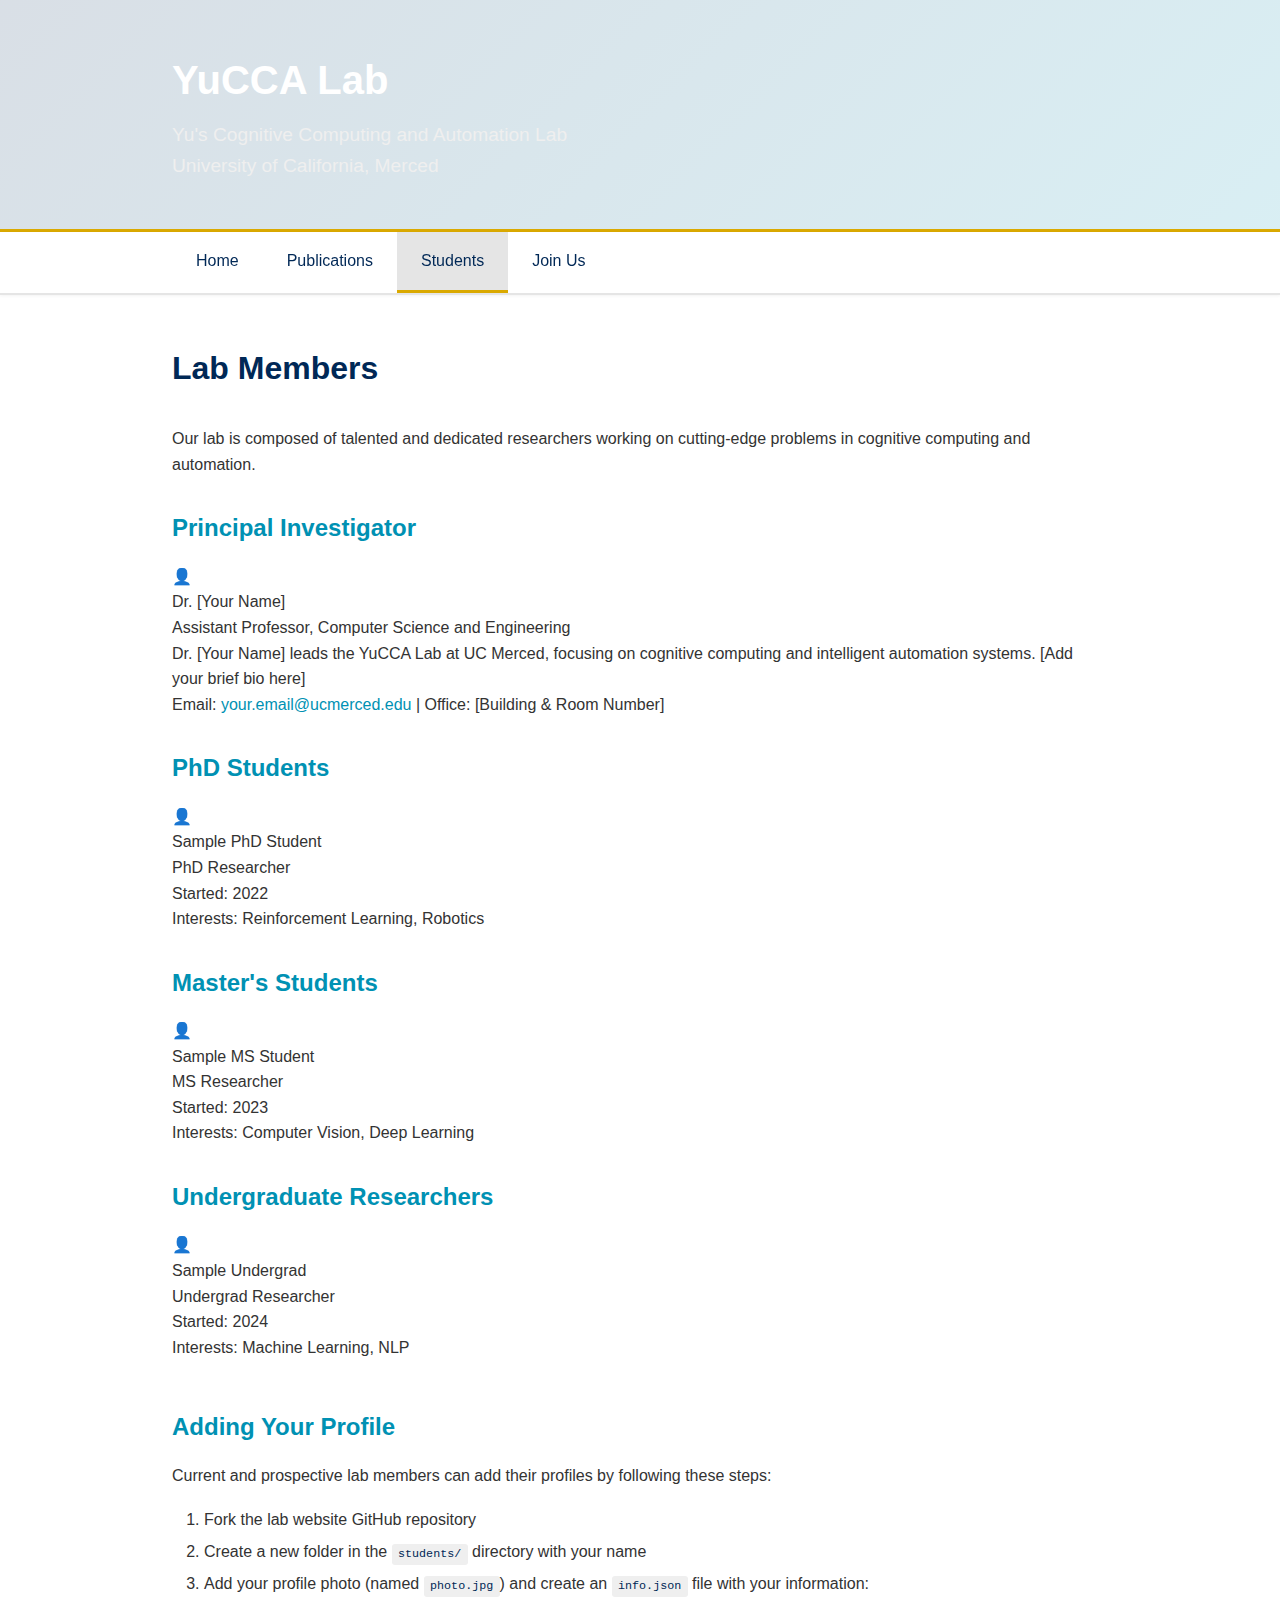
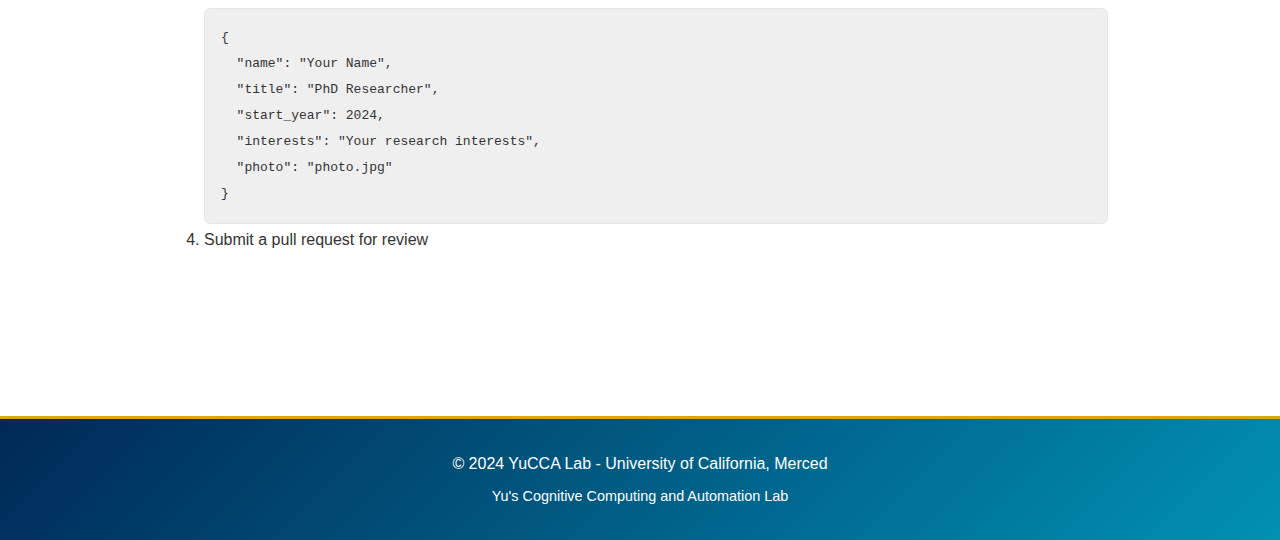
<file: students.html>
<!DOCTYPE html>
<html lang="en">
<head>
    <meta charset="UTF-8">
    <meta name="viewport" content="width=device-width, initial-scale=1.0">
    <title>YuCCA Lab - Students</title>
    <link rel="stylesheet" href="styles.css">
</head>
<body>
    <header>
        <div class="header-content">
            <h1>YuCCA Lab</h1>
            <p class="subtitle">Yu's Cognitive Computing and Automation Lab</p>
            <p class="subtitle">University of California, Merced</p>
        </div>
    </header>

    <nav>
        <ul>
            <li><a href="index.html">Home</a></li>
            <li><a href="publications.html">Publications</a></li>
            <li><a href="students.html" class="active">Students</a></li>
            <li><a href="join.html">Join Us</a></li>
        </ul>
    </nav>

    <div class="container">
        <h2>Lab Members</h2>
        <p style="margin-bottom: 1rem;">Our lab is composed of talented and dedicated researchers working on cutting-edge problems in cognitive computing and automation.</p>
        
        <h3>Principal Investigator</h3>
        <div class="pi-card">
            <div class="pi-img">👤</div>
            <div class="pi-content">
                <div class="pi-name">Dr. [Your Name]</div>
                <div class="pi-title">Assistant Professor, Computer Science and Engineering</div>
                <div class="pi-bio">Dr. [Your Name] leads the YuCCA Lab at UC Merced, focusing on cognitive computing and intelligent automation systems. [Add your brief bio here]</div>
                <div class="pi-contact">
                    Email: <a href="mailto:your.email@ucmerced.edu">your.email@ucmerced.edu</a> | 
                    Office: [Building & Room Number]
                </div>
            </div>
        </div>
        
        <h3>PhD Students</h3>
        <div class="students-grid">
            <div class="student-card">
                <div class="student-img">👤</div>
                <div class="student-name">Sample PhD Student</div>
                <div class="student-title">PhD Researcher</div>
                <div class="student-year">Started: 2022</div>
                <div class="student-interests">Interests: Reinforcement Learning, Robotics</div>
            </div>
        </div>

        <h3>Master's Students</h3>
        <div class="students-grid">
            <div class="student-card">
                <div class="student-img">👤</div>
                <div class="student-name">Sample MS Student</div>
                <div class="student-title">MS Researcher</div>
                <div class="student-year">Started: 2023</div>
                <div class="student-interests">Interests: Computer Vision, Deep Learning</div>
            </div>
        </div>

        <h3>Undergraduate Researchers</h3>
        <div class="students-grid">
            <div class="student-card">
                <div class="student-img">👤</div>
                <div class="student-name">Sample Undergrad</div>
                <div class="student-title">Undergrad Researcher</div>
                <div class="student-year">Started: 2024</div>
                <div class="student-interests">Interests: Machine Learning, NLP</div>
            </div>
        </div>

        <div class="section" style="margin-top: 3rem;">
            <h3>Adding Your Profile</h3>
            <p>Current and prospective lab members can add their profiles by following these steps:</p>
            <ol>
                <li>Fork the lab website GitHub repository</li>
                <li>Create a new folder in the <code>students/</code> directory with your name</li>
                <li>Add your profile photo (named <code>photo.jpg</code>) and create an <code>info.json</code> file with your information:
                    <pre>{
  "name": "Your Name",
  "title": "PhD Researcher",
  "start_year": 2024,
  "interests": "Your research interests",
  "photo": "photo.jpg"
}</pre>
                </li>
                <li>Submit a pull request for review</li>
            </ol>
        </div>
    </div>

    <footer>
        <p>&copy; 2024 YuCCA Lab - University of California, Merced</p>
        <p style="margin-top: 0.5rem; font-size: 0.9rem;">Yu's Cognitive Computing and Automation Lab</p>
    </footer>
</body>
</html>
</file>
<file: styles.css>
* {
    margin: 0;
    padding: 0;
    box-sizing: border-box;
}

body {
    font-family: -apple-system, BlinkMacSystemFont, 'Segoe UI', Arial, sans-serif;
    line-height: 1.6;
    color: #333;
    background: #ffffff;
}

a {
    color: #0091B3;
    text-decoration: none;
    transition: all 0.3s;
}

a:hover {
    color: #000000;
    text-decoration: underline;
}

header {
    background: linear-gradient(135deg, rgba(0, 40, 86, 0.15) 0%, rgba(0, 145, 179, 0.15) 100%);
    color: #ffffff;
    padding: 3rem 0;
    border-bottom: 3px solid #DAA900;
    position: relative;
    overflow: hidden;
}

header::before {
    content: '';
    position: absolute;
    top: 0;
    left: 0;
    width: 100%;
    height: 100%;
    background-size: cover;
    background-position: center;
    background-repeat: no-repeat;
    opacity: 1;
    z-index: 0;
    transition: opacity 1s ease-in-out;
}

.header-content {
    max-width: 1000px;
    margin: 0 auto;
    padding: 0 2rem;
    position: relative;
    z-index: 1;
}

h1 {
    font-size: 2.5rem;
    margin-bottom: 0.5rem;
    font-weight: 700;
    color: #ffffff;
}

.subtitle {
    font-size: 1.2rem;
    color: #EFEFEF;
    font-weight: 400;
}

nav {
    background: #ffffff;
    position: sticky;
    top: 0;
    z-index: 100;
    border-bottom: 2px solid #E5E5E5;
    box-shadow: 0 1px 3px rgba(0,0,0,0.05);
}

nav ul {
    list-style: none;
    display: flex;
    max-width: 1000px;
    margin: 0 auto;
    padding: 0 2rem;
}

nav li {
    margin: 0;
}

nav a {
    color: #002856;
    text-decoration: none;
    padding: 1rem 1.5rem;
    display: block;
    transition: all 0.3s;
    font-weight: 500;
}

nav a:hover {
    background: #EFEFEF;
    color: #0091B3;
}

nav a.active {
    background: #E5E5E5;
    color: #002856;
    border-bottom: 3px solid #DAA900;
}

.container {
    max-width: 1000px;
    margin: 0 auto;
    padding: 3rem 2rem;
}

.section {
    margin-bottom: 3rem;
}

h2 {
    color: #002856;
    font-size: 2rem;
    margin-bottom: 1.5rem;
    padding-bottom: 0.5rem;
}

h3 {
    color: #0091B3;
    font-size: 1.5rem;
    margin: 2rem 0 1rem;
}

.project-card {
    background: #ffffff;
    border: 1px solid #e5e7eb;
    padding: 1.5rem;
    margin-bottom: 1.5rem;
    border-radius: 8px;
    box-shadow: 0 1px 3px rgba(0,0,0,0.05);
    display: flex;
    gap: 1.5rem;
}

.project-img {
    flex-shrink: 0;
    width: 200px;
    height: 150px;
    background: #EFEFEF;
    border-radius: 6px;
    display: flex;
    align-items: center;
    justify-content: center;
    color: #5B5B5B;
    font-size: 0.9rem;
    border: 2px dashed #E5E5E5;
    overflow: hidden;
}

.project-img img {
    width: 100%;
    height: 100%;
    object-fit: contain;
}

.project-content {
    flex: 1;
}

.project-card h4 {
    color: #002856;
    margin-bottom: 0.75rem;
    font-size: 1.2rem;
}

.pub-card {
    background: #ffffff;
    border: 1px solid #E5E5E5;
    padding: 0.75rem 1rem;
    margin-bottom: 0.75rem;
    border-radius: 6px;
    display: flex;
    gap: 1rem;
    align-items: flex-start;
    box-shadow: 0 1px 2px rgba(0,0,0,0.03);
    transition: box-shadow 0.2s;
}

.pub-card:hover {
    box-shadow: 0 2px 4px rgba(0,145,179,0.15);
}

.pub-tag {
    flex-shrink: 0;
    background: #0091B3;
    color: white;
    padding: 0.25rem 0.5rem;
    border-radius: 4px;
    font-size: 0.75rem;
    font-weight: 600;
    text-align: center;
    width: 90px;
    height: fit-content;
}

.pub-content {
    flex: 1;
}

.pub-card h4 {
    color: #002856;
    margin-bottom: 0.25rem;
    font-size: 1.05rem;
    cursor: pointer;
    transition: color 0.3s;
    line-height: 1.3;
}

.pub-card h4:hover {
    color: #0091B3;
    text-decoration: underline;
}

.pub-authors {
    color: #5B5B5B;
    font-size: 0.9rem;
    margin-bottom: 0.15rem;
    line-height: 1.3;
}

.pub-venue-line {
    display: flex;
    align-items: center;
    gap: 0.75rem;
    flex-wrap: wrap;
    font-size: 0.9rem;
}

.pub-venue {
    color: #5B5B5B;
    font-style: italic;
}

.pub-links {
    display: flex;
    gap: 0.5rem;
}

.pub-links a {
    color: #0091B3;
    text-decoration: none;
    font-size: 0.85rem;
    padding: 0.15rem 0.5rem;
    border-radius: 3px;
    transition: all 0.2s;
    border: 1px solid #E5E5E5;
}

.pub-links a:hover {
    background: #EFEFEF;
    border-color: #0091B3;
}

/* Large member cards - for PI and PhD students (65% width) */
.member-card-large {
    background: white;
    border: 1px solid #E5E5E5;
    padding: 1.5rem;
    border-radius: 8px;
    box-shadow: 0 1px 3px rgba(0,0,0,0.05);
    display: flex;
    gap: 1.5rem;
    align-items: flex-start;
    width: calc(65% - 0.75rem);
    margin-bottom: 1.5rem;
}

/* Small member cards - for MS and Undergraduate students (50% width) */
.member-card-small {
    background: white;
    border: 1px solid #E5E5E5;
    padding: 1.5rem;
    border-radius: 8px;
    box-shadow: 0 1px 3px rgba(0,0,0,0.05);
    display: flex;
    gap: 1.5rem;
    align-items: flex-start;
}

/* Grid for small cards (2 columns) */
.members-grid-small {
    display: grid;
    grid-template-columns: repeat(2, 1fr);
    gap: 1.5rem;
    margin-top: 2rem;
}

/* Member image styles */
.member-img {
    width: 120px;
    height: 120px;
    border-radius: 8px;
    background: #EFEFEF;
    display: flex;
    align-items: center;
    justify-content: center;
    font-size: 3rem;
    color: #5B5B5B;
    border: 3px solid #E5E5E5;
    overflow: hidden;
    flex-shrink: 0;
}

.member-img img {
    width: 100%;
    height: 100%;
    object-fit: cover;
}

/* Member content wrapper */
.member-content {
    flex: 1;
}

/* Member information styles */
.member-name {
    font-size: 1.2rem;
    font-weight: 600;
    color: #002856;
    margin-bottom: 0.25rem;
}

.member-title {
    color: #0091B3;
    font-size: 0.9rem;
    margin-bottom: 0.5rem;
}

.member-education {
    color: #5B5B5B;
    font-size: 0.9rem;
    margin-bottom: 0.5rem;
    line-height: 1.4;
}

.member-contact {
    color: #5B5B5B;
    font-size: 0.9rem;
}


.opportunity-section {
    background: #EFEFEF;
    padding: 2rem;
    border-radius: 8px;
    margin-bottom: 2rem;
    border: 1px solid #E5E5E5;
}

.opportunity-section h3 {
    margin-top: 0;
}

footer {
    background: linear-gradient(135deg, #002856 0%, #0091B3 100%);
    color: #ffffff;
    text-align: center;
    padding: 2rem;
    margin-top: 4rem;
    border-top: 3px solid #DAA900;
}

.news-item, .funding-item {
    padding: 1rem 0;
    border-bottom: 1px solid #E5E5E5;
}

.news-item:last-child, .funding-item:last-child {
    border-bottom: none;
}

.date {
    color: #5B5B5B;
    font-size: 0.9rem;
    margin-bottom: 0.25rem;
}

.placeholder {
    color: #5B5B5B;
    font-style: italic;
}

code {
    background: #EFEFEF;
    padding: 0.2rem 0.4rem;
    border-radius: 3px;
    font-size: 0.9em;
    color: #002856;
}

pre {
    background: #EFEFEF;
    padding: 1rem;
    margin-top: 0.5rem;
    border-radius: 6px;
    overflow-x: auto;
    border: 1px solid #E5E5E5;
}

ol {
    margin-left: 2rem;
    margin-top: 1rem;
    line-height: 2;
}

@media (max-width: 768px) {
    nav ul {
        flex-wrap: wrap;
    }
    
    nav a {
        padding: 0.75rem 1rem;
    }

    h1 {
        font-size: 2rem;
    }

    .students-grid {
        grid-template-columns: 1fr;
    }

    .project-card {
        flex-direction: column;
    }

    .project-img {
        width: 100%;
    }

    .pub-card {
        flex-direction: column;
        align-items: flex-start;
    }

    .pub-tag {
        align-self: flex-start;
    }

    .pi-card {
        flex-direction: column;
        text-align: center;
    }

    .pi-img {
        margin: 0 auto 1rem;
    }
}
</file>
